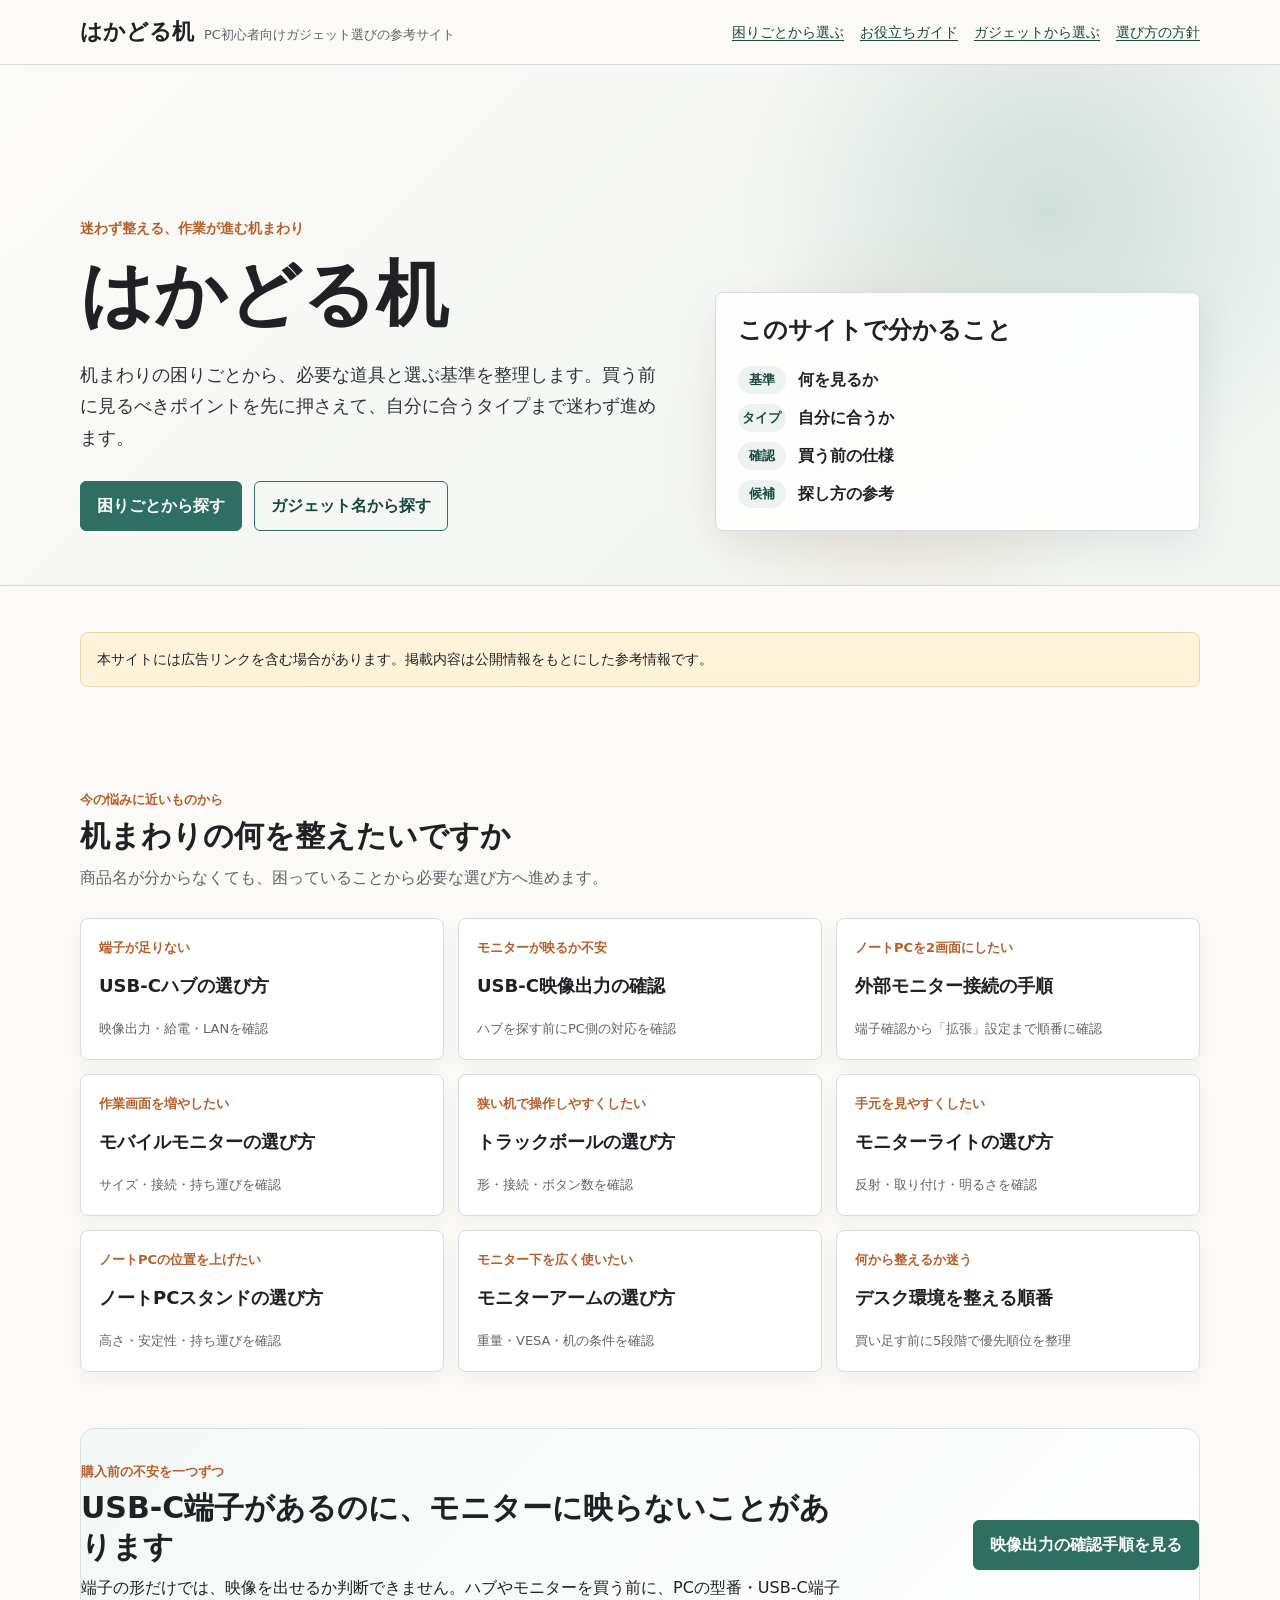
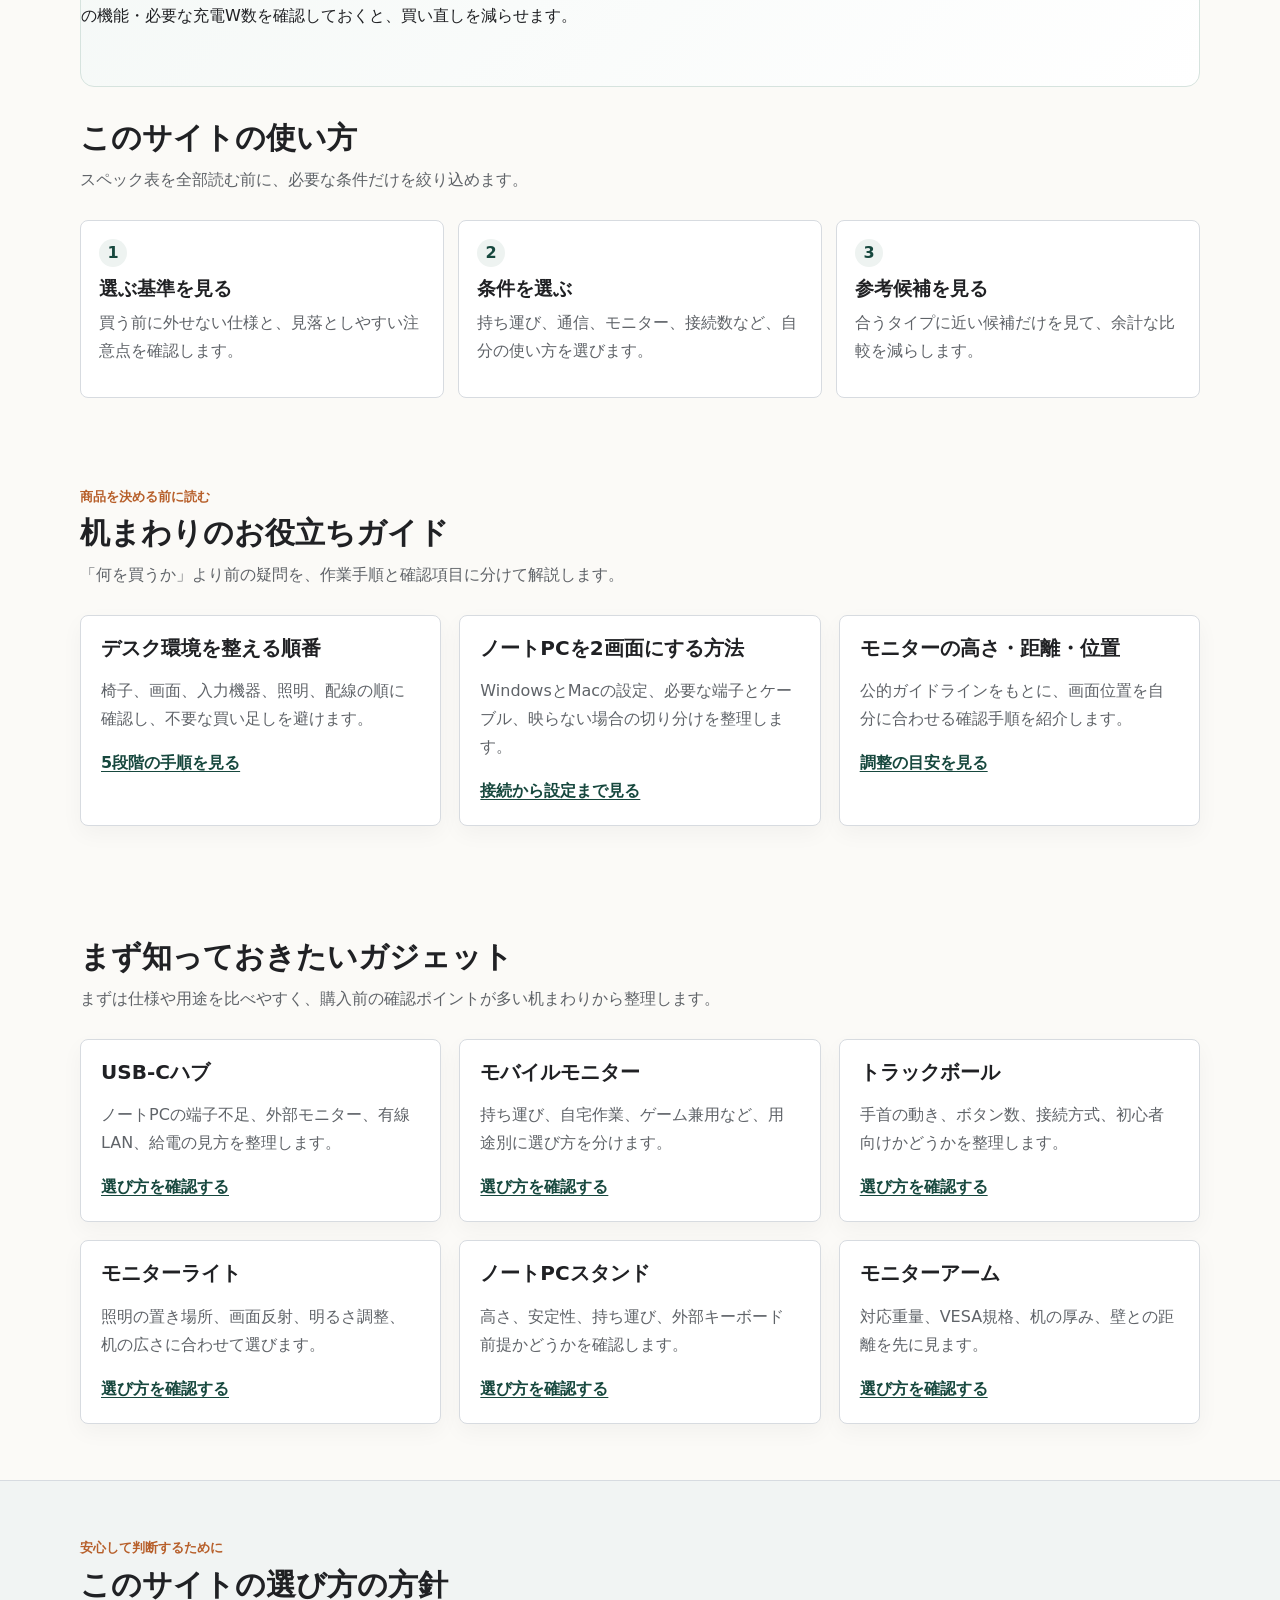
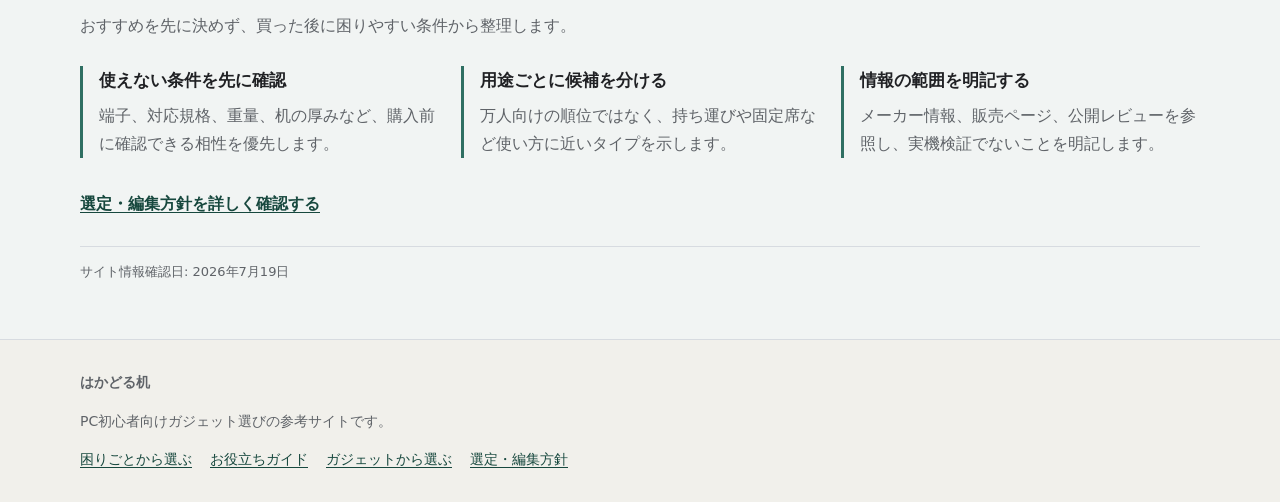
<file: index.html>
<!doctype html>
<html lang="ja">
<head>
  <meta charset="utf-8">
  <meta name="viewport" content="width=device-width, initial-scale=1">
  <title>はかどる机｜デスク環境・作業効率グッズの比較と選び方</title>
  <meta name="description" content="PC初心者向けに、机まわりの困りごとからUSB-Cハブ、モニター、スタンドなどの選び方を整理。購入前の注意点と自分に合うタイプを確認できます。">
  <link rel="canonical" href="https://0128kad-commits.github.io/PC-Support/">
  <meta property="og:locale" content="ja_JP">
  <meta property="og:type" content="website">
  <meta property="og:site_name" content="はかどる机">
  <meta property="og:title" content="はかどる机｜デスク環境・作業効率グッズの比較と選び方">
  <meta property="og:description" content="PC初心者向けに、机まわりの困りごとから選ぶ基準と購入前の注意点を整理します。">
  <meta property="og:url" content="https://0128kad-commits.github.io/PC-Support/">
  <meta name="twitter:card" content="summary">
  <script type="application/ld+json">
  {
    "@context": "https://schema.org",
    "@type": "WebSite",
    "name": "はかどる机",
    "url": "https://0128kad-commits.github.io/PC-Support/",
    "description": "PC初心者向けにデスク環境・作業効率グッズの選び方を整理する参考サイトです。",
    "inLanguage": "ja"
  }
  </script>
  <link rel="stylesheet" href="styles.css?v=20260719-2">
</head>
<body>
  <a class="skip-link" href="#main-content">本文へ移動</a>
  <header class="site-header">
    <div class="header-inner">
      <a class="brand" href="index.html">
        <span class="brand-mark">はかどる机</span>
        <span class="brand-note">PC初心者向けガジェット選びの参考サイト</span>
      </a>
      <nav class="nav" aria-label="主要ナビゲーション">
        <a href="#needs">困りごとから選ぶ</a>
        <a href="#how-to-guides">お役立ちガイド</a>
        <a href="#categories">ガジェットから選ぶ</a>
        <a href="#policy">選び方の方針</a>
      </nav>
    </div>
  </header>

  <main id="main-content">
    <section class="hero">
      <div class="hero-inner">
        <div>
          <p class="eyebrow">迷わず整える、作業が進む机まわり</p>
          <h1>はかどる机</h1>
          <p class="lead">机まわりの困りごとから、必要な道具と選ぶ基準を整理します。買う前に見るべきポイントを先に押さえて、自分に合うタイプまで迷わず進めます。</p>
          <div class="hero-actions">
            <a class="button" href="#needs">困りごとから探す</a>
            <a class="button secondary" href="#categories">ガジェット名から探す</a>
          </div>
        </div>
        <aside class="hero-panel">
          <h2>このサイトで分かること</h2>
          <div class="hero-signals">
            <span>基準</span>
            <strong>何を見るか</strong>
            <span>タイプ</span>
            <strong>自分に合うか</strong>
            <span>確認</span>
            <strong>買う前の仕様</strong>
            <span>候補</span>
            <strong>探し方の参考</strong>
          </div>
        </aside>
      </div>
    </section>

    <section class="section compact">
      <p class="notice">本サイトには広告リンクを含む場合があります。掲載内容は公開情報をもとにした参考情報です。</p>
    </section>

    <section class="section compact" id="needs">
      <div class="section-title">
        <p class="section-kicker">今の悩みに近いものから</p>
        <h2>机まわりの何を整えたいですか</h2>
        <p>商品名が分からなくても、困っていることから必要な選び方へ進めます。</p>
      </div>
      <div class="needs-grid">
        <a class="need-link" href="usb-c-hub.html">
          <span>端子が足りない</span>
          <strong>USB-Cハブの選び方</strong>
          <small>映像出力・給電・LANを確認</small>
        </a>
        <a class="need-link need-link-featured" href="usb-c-display-output.html">
          <span>モニターが映るか不安</span>
          <strong>USB-C映像出力の確認</strong>
          <small>ハブを探す前にPC側の対応を確認</small>
        </a>
        <a class="need-link" href="laptop-dual-monitor.html">
          <span>ノートPCを2画面にしたい</span>
          <strong>外部モニター接続の手順</strong>
          <small>端子確認から「拡張」設定まで順番に確認</small>
        </a>
        <a class="need-link" href="mobile-monitor.html">
          <span>作業画面を増やしたい</span>
          <strong>モバイルモニターの選び方</strong>
          <small>サイズ・接続・持ち運びを確認</small>
        </a>
        <a class="need-link" href="trackball.html">
          <span>狭い机で操作しやすくしたい</span>
          <strong>トラックボールの選び方</strong>
          <small>形・接続・ボタン数を確認</small>
        </a>
        <a class="need-link" href="monitor-light.html">
          <span>手元を見やすくしたい</span>
          <strong>モニターライトの選び方</strong>
          <small>反射・取り付け・明るさを確認</small>
        </a>
        <a class="need-link" href="laptop-stand.html">
          <span>ノートPCの位置を上げたい</span>
          <strong>ノートPCスタンドの選び方</strong>
          <small>高さ・安定性・持ち運びを確認</small>
        </a>
        <a class="need-link" href="monitor-arm.html">
          <span>モニター下を広く使いたい</span>
          <strong>モニターアームの選び方</strong>
          <small>重量・VESA・机の条件を確認</small>
        </a>
        <a class="need-link" href="desk-setup-order.html">
          <span>何から整えるか迷う</span>
          <strong>デスク環境を整える順番</strong>
          <small>買い足す前に5段階で優先順位を整理</small>
        </a>
      </div>
    </section>

    <section class="section compact start-here" aria-labelledby="start-here-title">
      <div class="start-here-copy">
        <p class="section-kicker">購入前の不安を一つずつ</p>
        <h2 id="start-here-title">USB-C端子があるのに、モニターに映らないことがあります</h2>
        <p>端子の形だけでは、映像を出せるか判断できません。ハブやモニターを買う前に、PCの型番・USB-C端子の機能・必要な充電W数を確認しておくと、買い直しを減らせます。</p>
      </div>
      <a class="button" href="usb-c-display-output.html">映像出力の確認手順を見る</a>
    </section>

    <section class="section compact" id="guide">
      <div class="section-title">
        <h2>このサイトの使い方</h2>
        <p>スペック表を全部読む前に、必要な条件だけを絞り込めます。</p>
      </div>
      <div class="guide-grid">
        <article class="guide-card">
          <span class="label">1</span>
          <h3>選ぶ基準を見る</h3>
          <p>買う前に外せない仕様と、見落としやすい注意点を確認します。</p>
        </article>
        <article class="guide-card">
          <span class="label">2</span>
          <h3>条件を選ぶ</h3>
          <p>持ち運び、通信、モニター、接続数など、自分の使い方を選びます。</p>
        </article>
        <article class="guide-card">
          <span class="label">3</span>
          <h3>参考候補を見る</h3>
          <p>合うタイプに近い候補だけを見て、余計な比較を減らします。</p>
        </article>
      </div>
    </section>

    <section class="section compact" id="how-to-guides">
      <div class="section-title">
        <p class="section-kicker">商品を決める前に読む</p>
        <h2>机まわりのお役立ちガイド</h2>
        <p>「何を買うか」より前の疑問を、作業手順と確認項目に分けて解説します。</p>
      </div>
      <div class="grid">
        <article class="card">
          <h3>デスク環境を整える順番</h3>
          <p>椅子、画面、入力機器、照明、配線の順に確認し、不要な買い足しを避けます。</p>
          <a href="desk-setup-order.html">5段階の手順を見る</a>
        </article>
        <article class="card">
          <h3>ノートPCを2画面にする方法</h3>
          <p>WindowsとMacの設定、必要な端子とケーブル、映らない場合の切り分けを整理します。</p>
          <a href="laptop-dual-monitor.html">接続から設定まで見る</a>
        </article>
        <article class="card">
          <h3>モニターの高さ・距離・位置</h3>
          <p>公的ガイドラインをもとに、画面位置を自分に合わせる確認手順を紹介します。</p>
          <a href="monitor-position-guide.html">調整の目安を見る</a>
        </article>
      </div>
    </section>

    <section class="section" id="categories">
      <div class="section-title">
        <h2>まず知っておきたいガジェット</h2>
        <p>まずは仕様や用途を比べやすく、購入前の確認ポイントが多い机まわりから整理します。</p>
      </div>
      <div class="grid">
        <article class="card">
          <h3>USB-Cハブ</h3>
          <p>ノートPCの端子不足、外部モニター、有線LAN、給電の見方を整理します。</p>
          <a href="usb-c-hub.html">選び方を確認する</a>
        </article>
        <article class="card">
          <h3>モバイルモニター</h3>
          <p>持ち運び、自宅作業、ゲーム兼用など、用途別に選び方を分けます。</p>
          <a href="mobile-monitor.html">選び方を確認する</a>
        </article>
        <article class="card">
          <h3>トラックボール</h3>
          <p>手首の動き、ボタン数、接続方式、初心者向けかどうかを整理します。</p>
          <a href="trackball.html">選び方を確認する</a>
        </article>
        <article class="card">
          <h3>モニターライト</h3>
          <p>照明の置き場所、画面反射、明るさ調整、机の広さに合わせて選びます。</p>
          <a href="monitor-light.html">選び方を確認する</a>
        </article>
        <article class="card">
          <h3>ノートPCスタンド</h3>
          <p>高さ、安定性、持ち運び、外部キーボード前提かどうかを確認します。</p>
          <a href="laptop-stand.html">選び方を確認する</a>
        </article>
        <article class="card">
          <h3>モニターアーム</h3>
          <p>対応重量、VESA規格、机の厚み、壁との距離を先に見ます。</p>
          <a href="monitor-arm.html">選び方を確認する</a>
        </article>
      </div>
    </section>

    <section class="policy-band" id="policy">
      <div class="section policy-inner">
        <div class="section-title">
          <p class="section-kicker">安心して判断するために</p>
          <h2>このサイトの選び方の方針</h2>
          <p>おすすめを先に決めず、買った後に困りやすい条件から整理します。</p>
        </div>
        <div class="policy-grid">
          <article>
            <strong>使えない条件を先に確認</strong>
            <p>端子、対応規格、重量、机の厚みなど、購入前に確認できる相性を優先します。</p>
          </article>
          <article>
            <strong>用途ごとに候補を分ける</strong>
            <p>万人向けの順位ではなく、持ち運びや固定席など使い方に近いタイプを示します。</p>
          </article>
          <article>
            <strong>情報の範囲を明記する</strong>
            <p>メーカー情報、販売ページ、公開レビューを参照し、実機検証でないことを明記します。</p>
          </article>
        </div>
        <p><a class="policy-detail-link" href="editorial-policy.html">選定・編集方針を詳しく確認する</a></p>
        <p class="policy-date">サイト情報確認日: 2026年7月19日</p>
      </div>
    </section>

  </main>

  <footer class="site-footer">
    <div class="footer-inner">
      <strong>はかどる机</strong>
      <p>PC初心者向けガジェット選びの参考サイトです。</p>
      <div class="footer-links">
        <a href="#needs">困りごとから選ぶ</a>
        <a href="#how-to-guides">お役立ちガイド</a>
        <a href="#categories">ガジェットから選ぶ</a>
        <a href="editorial-policy.html">選定・編集方針</a>
      </div>
    </div>
  </footer>
</body>
</html>
</file>
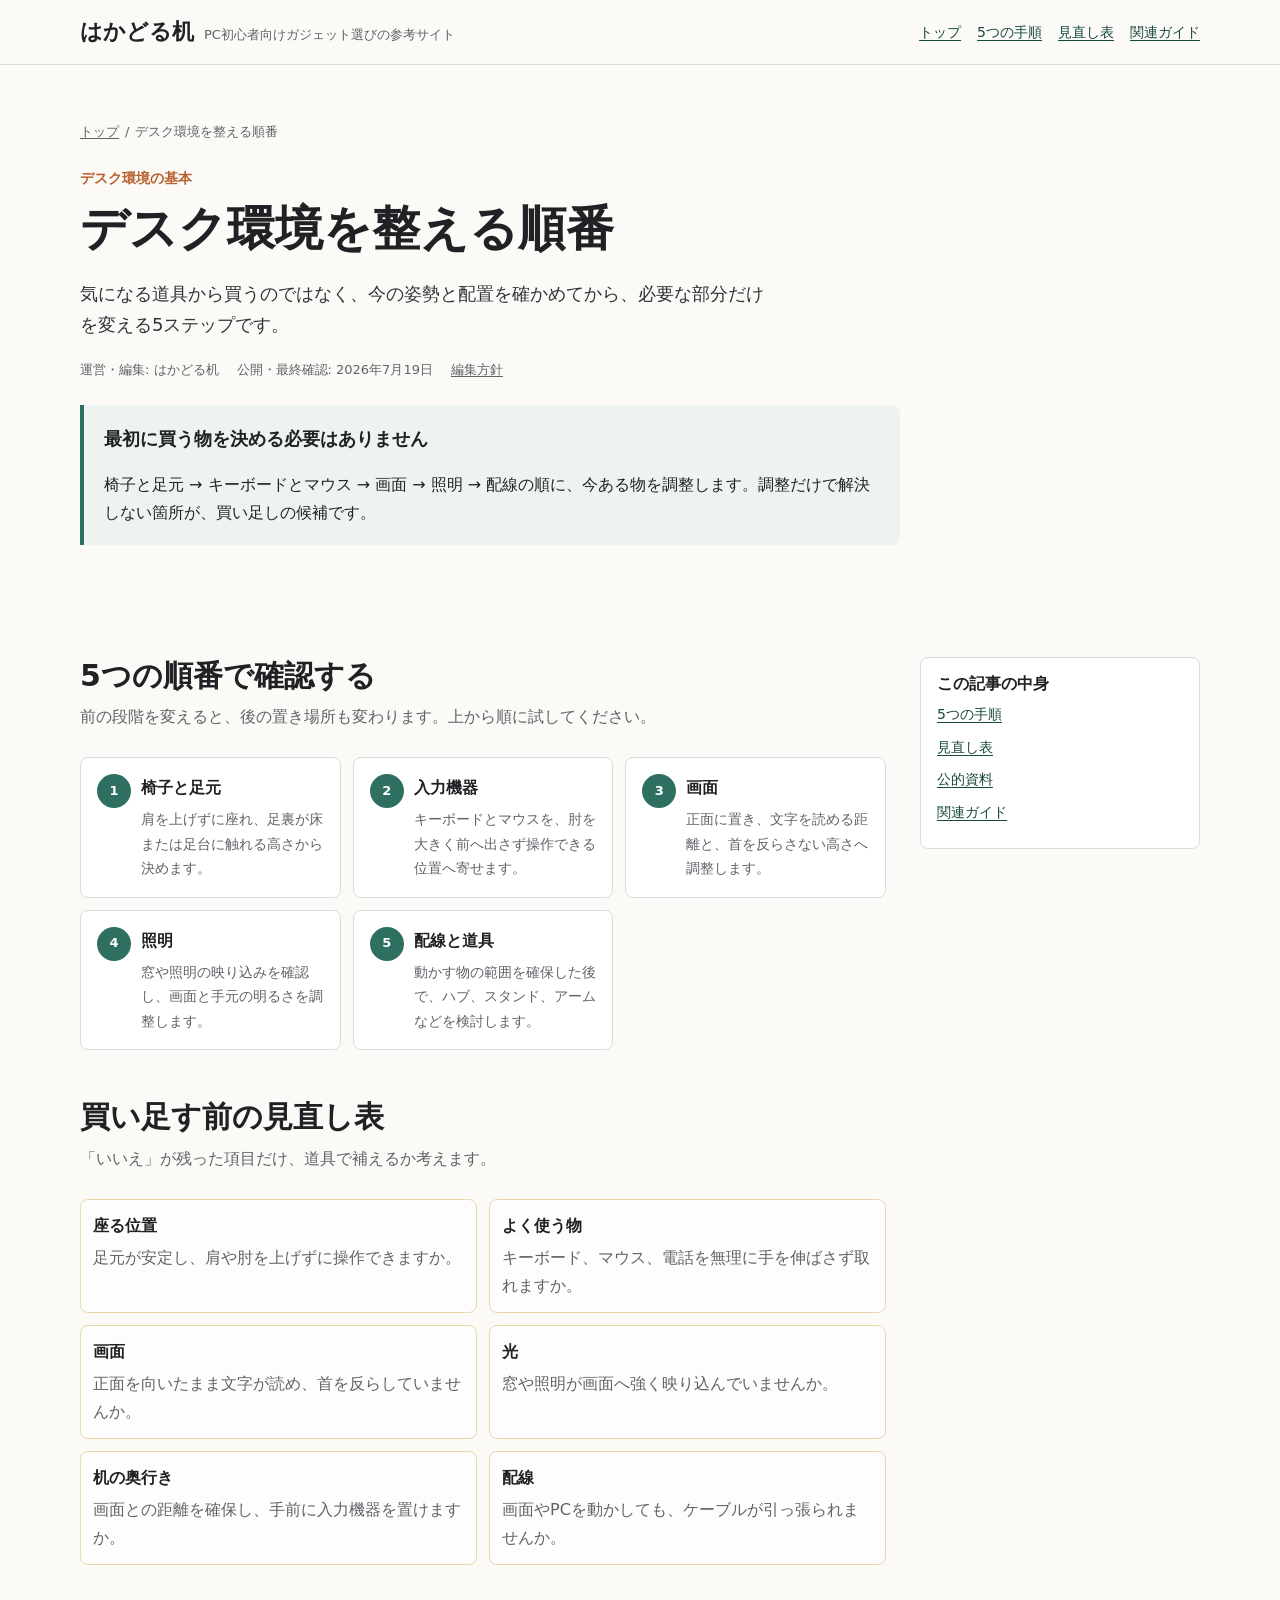
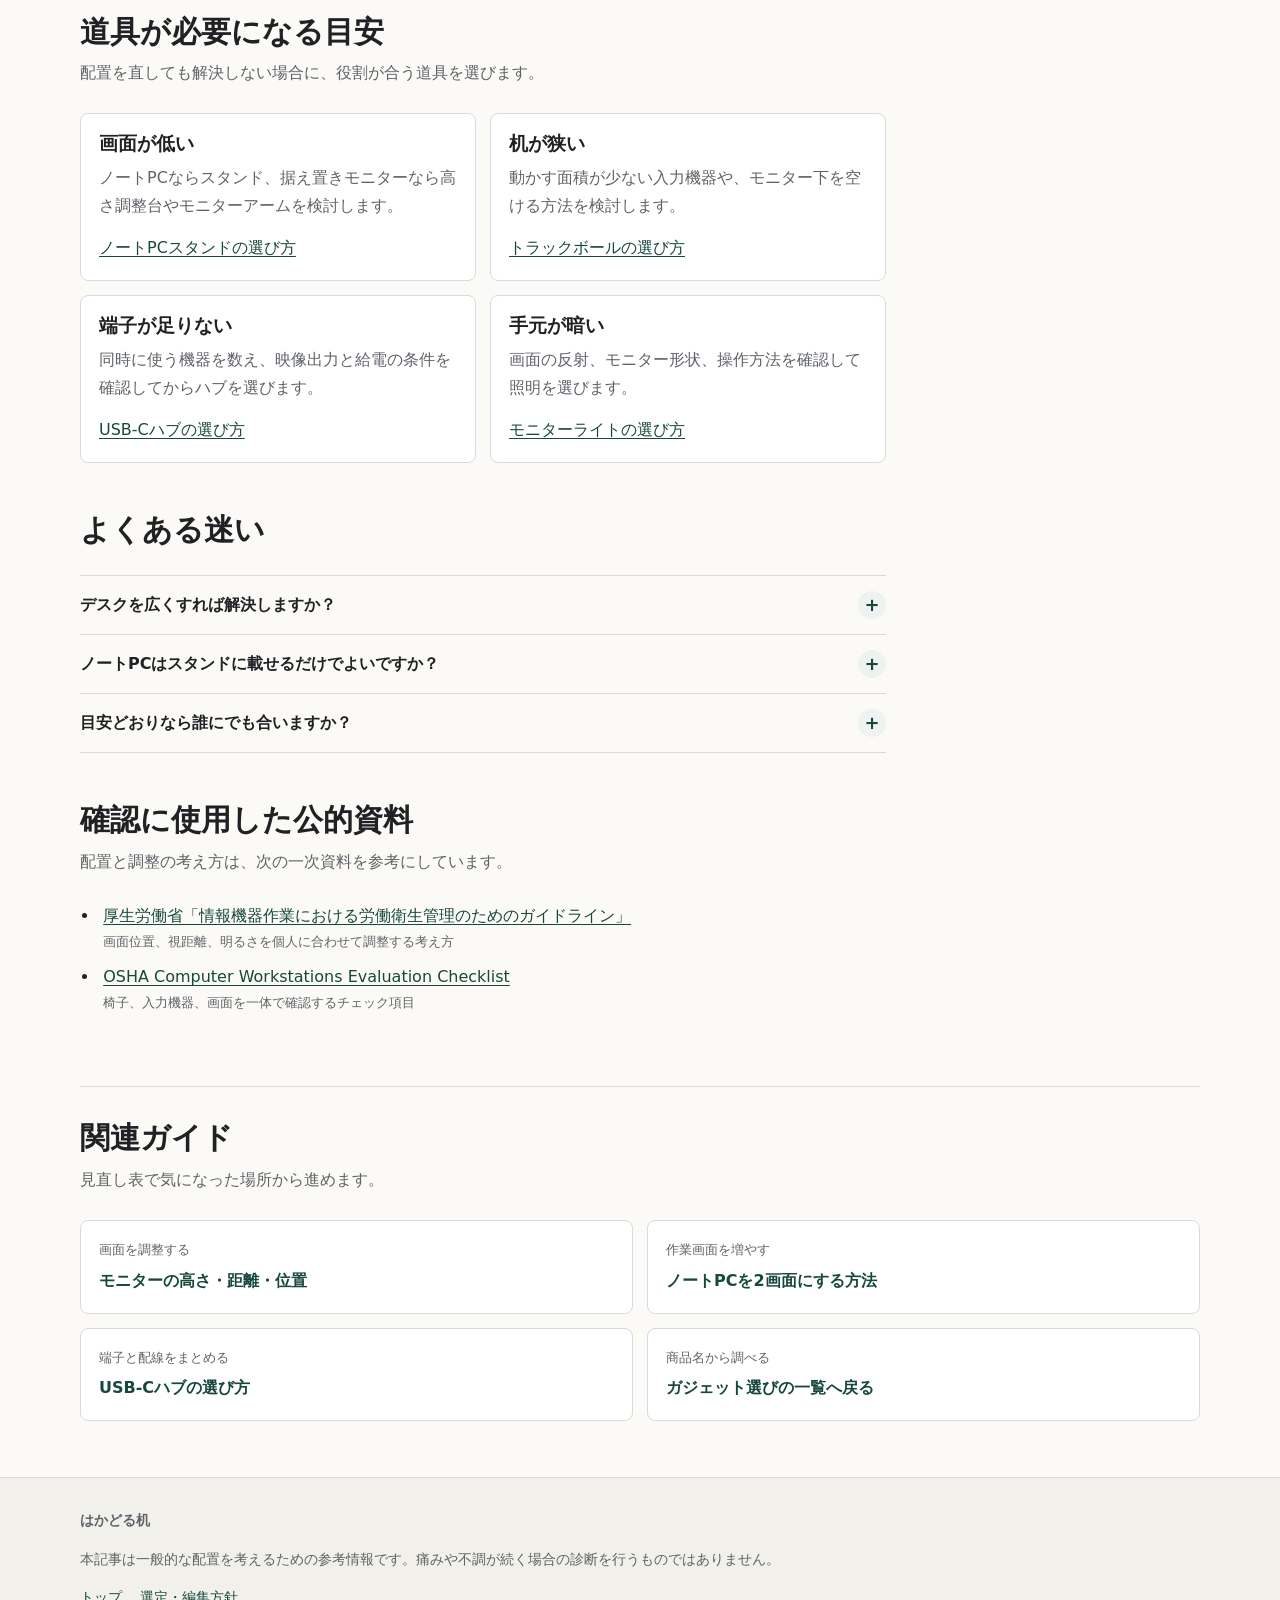
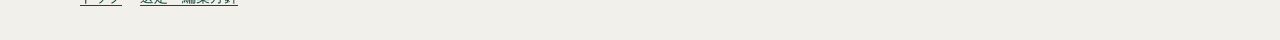
<file: desk-setup-order.html>
<!doctype html>
<html lang="ja">
<head>
  <meta charset="utf-8">
  <meta name="viewport" content="width=device-width, initial-scale=1">
  <title>デスク環境を整える順番｜買い足す前に確認する5ステップ</title>
  <meta name="description" content="デスク環境を何から整えるか迷う人向けに、椅子、入力機器、画面、照明、配線を見直す順番を5ステップで解説します。">
  <link rel="canonical" href="https://0128kad-commits.github.io/PC-Support/desk-setup-order.html">
  <meta property="og:locale" content="ja_JP">
  <meta property="og:type" content="article">
  <meta property="og:site_name" content="はかどる机">
  <meta property="og:title" content="デスク環境を整える順番｜買い足す前に確認する5ステップ">
  <meta property="og:description" content="椅子、入力機器、画面、照明、配線の順に確認し、必要な改善だけを選びます。">
  <meta property="og:url" content="https://0128kad-commits.github.io/PC-Support/desk-setup-order.html">
  <meta name="twitter:card" content="summary">
  <script type="application/ld+json">
  {"@context":"https://schema.org","@graph":[{"@type":"Article","headline":"デスク環境を整える順番｜買い足す前に確認する5ステップ","description":"デスク環境を何から整えるか迷う人向けに、椅子、入力機器、画面、照明、配線を見直す順番を解説します。","datePublished":"2026-07-19","dateModified":"2026-07-19","inLanguage":"ja","mainEntityOfPage":"https://0128kad-commits.github.io/PC-Support/desk-setup-order.html","author":{"@type":"Organization","name":"はかどる机","url":"https://0128kad-commits.github.io/PC-Support/editorial-policy.html"},"publisher":{"@type":"Organization","name":"はかどる机"}},{"@type":"BreadcrumbList","itemListElement":[{"@type":"ListItem","position":1,"name":"トップ","item":"https://0128kad-commits.github.io/PC-Support/"},{"@type":"ListItem","position":2,"name":"デスク環境を整える順番","item":"https://0128kad-commits.github.io/PC-Support/desk-setup-order.html"}]}]}
  </script>
  <link rel="stylesheet" href="styles.css?v=20260719-2">
</head>
<body>
  <a class="skip-link" href="#main-content">本文へ移動</a>
  <header class="site-header">
    <div class="header-inner">
      <a class="brand" href="index.html"><span class="brand-mark">はかどる机</span><span class="brand-note">PC初心者向けガジェット選びの参考サイト</span></a>
      <nav class="nav" aria-label="主要ナビゲーション">
        <a href="index.html">トップ</a>
        <a href="#five-steps">5つの手順</a>
        <a href="#checklist">見直し表</a>
        <a href="#related">関連ガイド</a>
      </nav>
    </div>
  </header>

  <main id="main-content">
    <section class="section">
      <nav class="breadcrumbs" aria-label="パンくずリスト"><a href="index.html">トップ</a><span aria-hidden="true">/</span><span>デスク環境を整える順番</span></nav>
      <p class="eyebrow">デスク環境の基本</p>
      <h1>デスク環境を整える順番</h1>
      <p class="lead">気になる道具から買うのではなく、今の姿勢と配置を確かめてから、必要な部分だけを変える5ステップです。</p>
      <div class="article-meta"><span>運営・編集: はかどる机</span><span>公開・最終確認: 2026年7月19日</span><a href="editorial-policy.html">編集方針</a></div>
      <div class="key-answer">
        <strong>最初に買う物を決める必要はありません</strong>
        <p>椅子と足元 → キーボードとマウス → 画面 → 照明 → 配線の順に、今ある物を調整します。調整だけで解決しない箇所が、買い足しの候補です。</p>
      </div>
    </section>

    <section class="section compact">
      <div class="article-layout">
        <article>
          <section id="five-steps">
            <div class="section-title"><h2>5つの順番で確認する</h2><p>前の段階を変えると、後の置き場所も変わります。上から順に試してください。</p></div>
            <ol class="verification-steps">
              <li><span>1</span><div><strong>椅子と足元</strong><p>肩を上げずに座れ、足裏が床または足台に触れる高さから決めます。</p></div></li>
              <li><span>2</span><div><strong>入力機器</strong><p>キーボードとマウスを、肘を大きく前へ出さず操作できる位置へ寄せます。</p></div></li>
              <li><span>3</span><div><strong>画面</strong><p>正面に置き、文字を読める距離と、首を反らさない高さへ調整します。</p></div></li>
              <li><span>4</span><div><strong>照明</strong><p>窓や照明の映り込みを確認し、画面と手元の明るさを調整します。</p></div></li>
              <li><span>5</span><div><strong>配線と道具</strong><p>動かす物の範囲を確保した後で、ハブ、スタンド、アームなどを検討します。</p></div></li>
            </ol>
          </section>

          <section class="content-block" id="checklist">
            <div class="section-title"><h2>買い足す前の見直し表</h2><p>「いいえ」が残った項目だけ、道具で補えるか考えます。</p></div>
            <div class="check-grid">
              <div><strong>座る位置</strong><p>足元が安定し、肩や肘を上げずに操作できますか。</p></div>
              <div><strong>よく使う物</strong><p>キーボード、マウス、電話を無理に手を伸ばさず取れますか。</p></div>
              <div><strong>画面</strong><p>正面を向いたまま文字が読め、首を反らしていませんか。</p></div>
              <div><strong>光</strong><p>窓や照明が画面へ強く映り込んでいませんか。</p></div>
              <div><strong>机の奥行き</strong><p>画面との距離を確保し、手前に入力機器を置けますか。</p></div>
              <div><strong>配線</strong><p>画面やPCを動かしても、ケーブルが引っ張られませんか。</p></div>
            </div>
          </section>

          <section class="content-block">
            <div class="section-title"><h2>道具が必要になる目安</h2><p>配置を直しても解決しない場合に、役割が合う道具を選びます。</p></div>
            <div class="criteria-grid">
              <article class="criteria-card"><h3>画面が低い</h3><p>ノートPCならスタンド、据え置きモニターなら高さ調整台やモニターアームを検討します。</p><a href="laptop-stand.html">ノートPCスタンドの選び方</a></article>
              <article class="criteria-card"><h3>机が狭い</h3><p>動かす面積が少ない入力機器や、モニター下を空ける方法を検討します。</p><a href="trackball.html">トラックボールの選び方</a></article>
              <article class="criteria-card"><h3>端子が足りない</h3><p>同時に使う機器を数え、映像出力と給電の条件を確認してからハブを選びます。</p><a href="usb-c-hub.html">USB-Cハブの選び方</a></article>
              <article class="criteria-card"><h3>手元が暗い</h3><p>画面の反射、モニター形状、操作方法を確認して照明を選びます。</p><a href="monitor-light.html">モニターライトの選び方</a></article>
            </div>
          </section>

          <section class="content-block faq-section">
            <div class="section-title"><h2>よくある迷い</h2></div>
            <div class="faq-list">
              <details><summary>デスクを広くすれば解決しますか？</summary><p>広さだけでなく、よく使う物が近くにあるか、画面との距離を取れる奥行きがあるかを確認します。まず今の机で配置を試してから判断してください。</p></details>
              <details><summary>ノートPCはスタンドに載せるだけでよいですか？</summary><p>高くすると内蔵キーボードが打ちにくくなることがあります。外部キーボードを置く余地と入力方法も一緒に決めます。</p></details>
              <details><summary>目安どおりなら誰にでも合いますか？</summary><p>体格、視力、作業内容で好ましい位置は変わります。公的資料の数値は開始位置として使い、見やすさと操作しやすさを優先して微調整します。</p></details>
            </div>
          </section>

          <section class="content-block" id="sources">
            <div class="section-title"><h2>確認に使用した公的資料</h2><p>配置と調整の考え方は、次の一次資料を参考にしています。</p></div>
            <ul class="source-list">
              <li><a href="https://www.mhlw.go.jp/web/t_doc?dataId=00tc6314&amp;dataType=1&amp;pageNo=1" target="_blank" rel="noopener">厚生労働省「情報機器作業における労働衛生管理のためのガイドライン」</a><small>画面位置、視距離、明るさを個人に合わせて調整する考え方</small></li>
              <li><a href="https://www.osha.gov/etools/computer-workstations/checklists/evaluation" target="_blank" rel="noopener">OSHA Computer Workstations Evaluation Checklist</a><small>椅子、入力機器、画面を一体で確認するチェック項目</small></li>
            </ul>
          </section>
        </article>

        <aside class="toc" aria-label="記事内ナビゲーション">
          <h2>この記事の中身</h2>
          <a href="#five-steps">5つの手順</a>
          <a href="#checklist">見直し表</a>
          <a href="#sources">公的資料</a>
          <a href="#related">関連ガイド</a>
        </aside>
      </div>
    </section>

    <section class="section compact related-section" id="related" aria-labelledby="related-guides">
          <div class="section-title"><h2 id="related-guides">関連ガイド</h2><p>見直し表で気になった場所から進めます。</p></div>
      <div class="related-grid">
        <a class="related-link" href="monitor-position-guide.html"><span>画面を調整する</span><strong>モニターの高さ・距離・位置</strong></a>
        <a class="related-link" href="laptop-dual-monitor.html"><span>作業画面を増やす</span><strong>ノートPCを2画面にする方法</strong></a>
        <a class="related-link" href="usb-c-hub.html"><span>端子と配線をまとめる</span><strong>USB-Cハブの選び方</strong></a>
        <a class="related-link" href="index.html#categories"><span>商品名から調べる</span><strong>ガジェット選びの一覧へ戻る</strong></a>
      </div>
    </section>
  </main>

  <footer class="site-footer">
    <div class="footer-inner"><strong>はかどる机</strong><p>本記事は一般的な配置を考えるための参考情報です。痛みや不調が続く場合の診断を行うものではありません。</p><div class="footer-links"><a href="index.html">トップ</a><a href="editorial-policy.html">選定・編集方針</a></div></div>
  </footer>
</body>
</html>
</file>
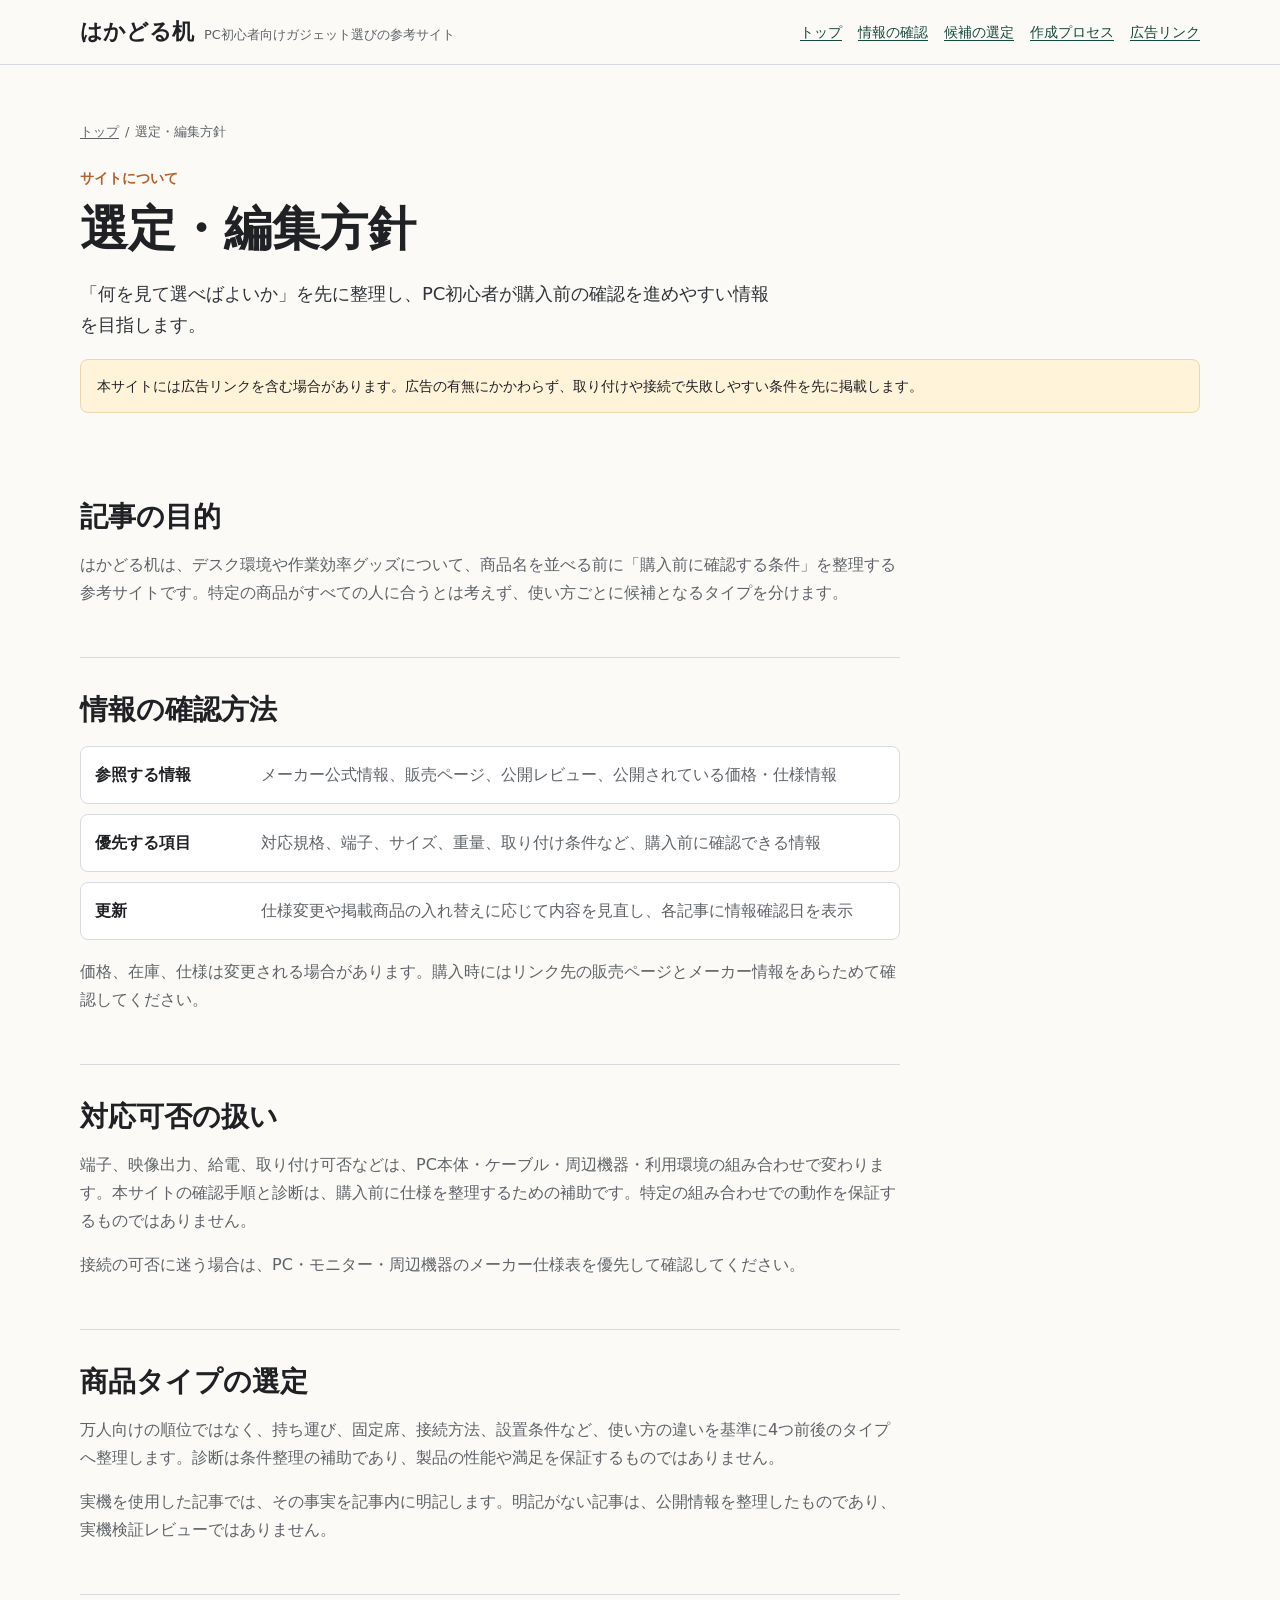
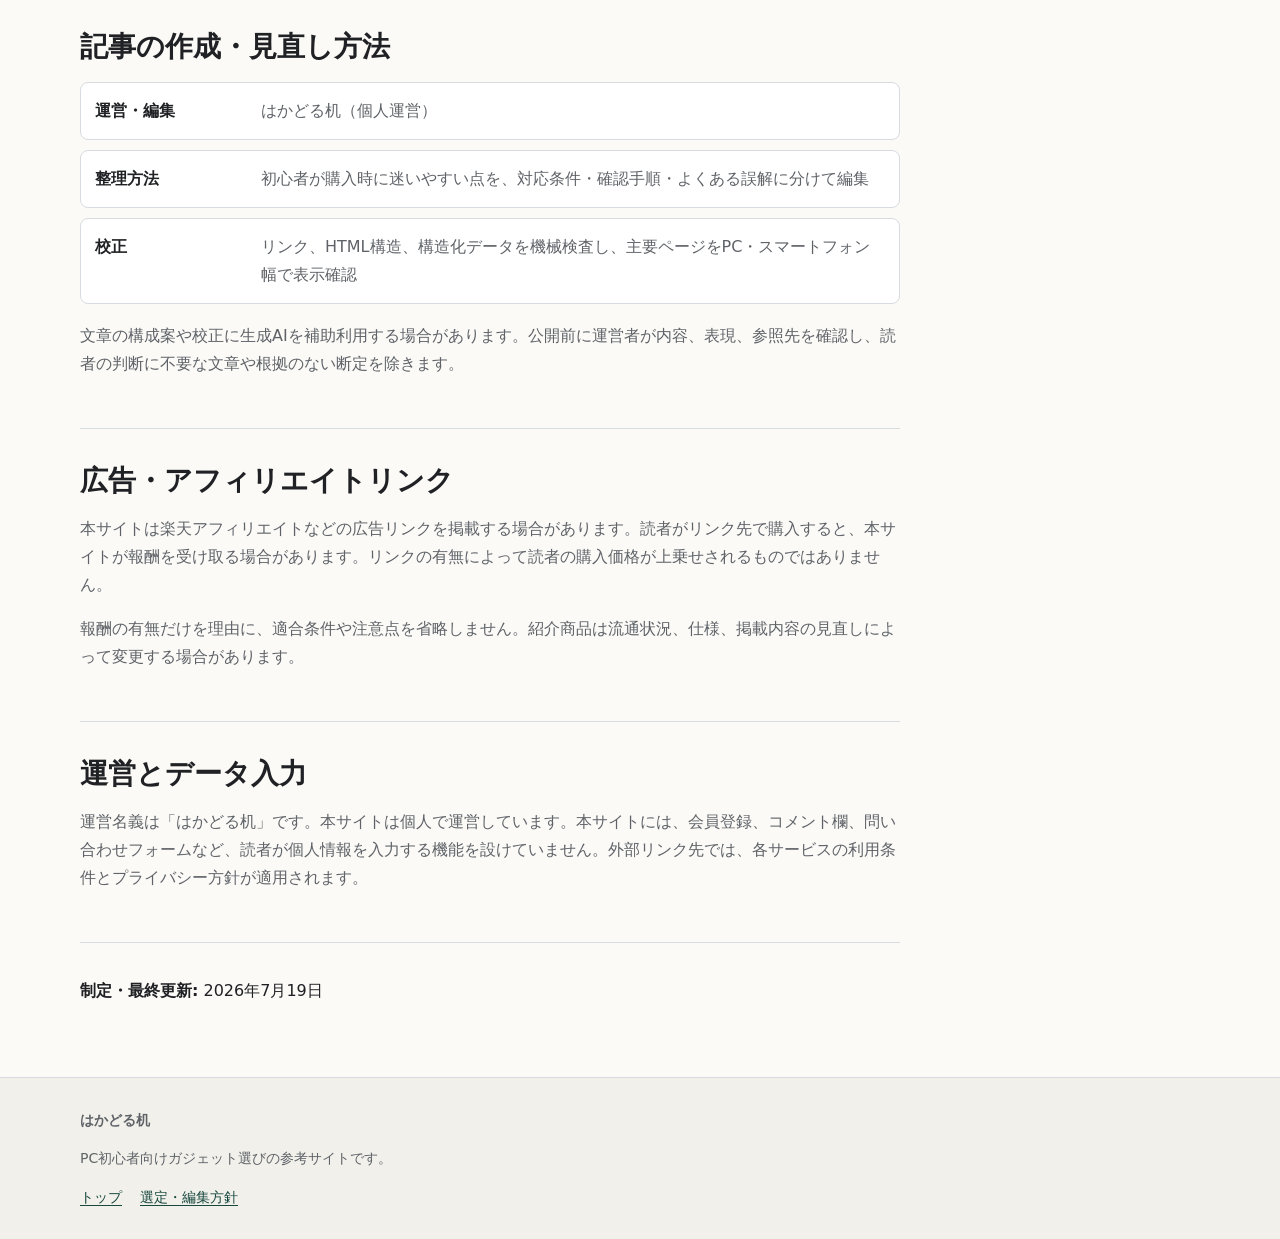
<file: editorial-policy.html>
<!doctype html>
<html lang="ja">
<head>
  <meta charset="utf-8">
  <meta name="viewport" content="width=device-width, initial-scale=1">
  <title>選定・編集方針｜はかどる机</title>
  <meta name="description" content="はかどる机の記事作成、商品タイプの選定、情報確認、広告リンクの取り扱いに関する方針です。">
  <link rel="canonical" href="https://0128kad-commits.github.io/PC-Support/editorial-policy.html">
  <meta property="og:locale" content="ja_JP">
  <meta property="og:type" content="website">
  <meta property="og:site_name" content="はかどる机">
  <meta property="og:title" content="選定・編集方針｜はかどる机">
  <meta property="og:description" content="記事作成、商品タイプの選定、情報確認、広告リンクの取り扱いに関する方針です。">
  <meta property="og:url" content="https://0128kad-commits.github.io/PC-Support/editorial-policy.html">
  <meta name="twitter:card" content="summary">
  <script type="application/ld+json">
  {
    "@context": "https://schema.org",
    "@type": "WebPage",
    "name": "選定・編集方針",
    "url": "https://0128kad-commits.github.io/PC-Support/editorial-policy.html",
    "description": "はかどる机の記事作成、商品タイプの選定、情報確認、広告リンクの取り扱いに関する方針です。",
    "dateModified": "2026-07-19",
    "inLanguage": "ja",
    "isPartOf": {
      "@type": "WebSite",
      "name": "はかどる机",
      "url": "https://0128kad-commits.github.io/PC-Support/"
    }
  }
  </script>
  <link rel="stylesheet" href="styles.css?v=20260719-2">
</head>
<body>
  <a class="skip-link" href="#main-content">本文へ移動</a>
  <header class="site-header">
    <div class="header-inner">
      <a class="brand" href="index.html">
        <span class="brand-mark">はかどる机</span>
        <span class="brand-note">PC初心者向けガジェット選びの参考サイト</span>
      </a>
      <nav class="nav" aria-label="主要ナビゲーション">
        <a href="index.html">トップ</a>
        <a href="#information">情報の確認</a>
        <a href="#selection">候補の選定</a>
        <a href="#process">作成プロセス</a>
        <a href="#affiliate">広告リンク</a>
      </nav>
    </div>
  </header>

  <main id="main-content">
    <section class="section policy-hero">
      <nav class="breadcrumbs" aria-label="パンくずリスト">
        <a href="index.html">トップ</a><span aria-hidden="true">/</span><span>選定・編集方針</span>
      </nav>
      <p class="eyebrow">サイトについて</p>
      <h1>選定・編集方針</h1>
      <p class="lead">「何を見て選べばよいか」を先に整理し、PC初心者が購入前の確認を進めやすい情報を目指します。</p>
      <p class="notice">本サイトには広告リンクを含む場合があります。広告の有無にかかわらず、取り付けや接続で失敗しやすい条件を先に掲載します。</p>
    </section>

    <section class="section compact">
      <div class="policy-document">
        <section id="purpose">
          <h2>記事の目的</h2>
          <p>はかどる机は、デスク環境や作業効率グッズについて、商品名を並べる前に「購入前に確認する条件」を整理する参考サイトです。特定の商品がすべての人に合うとは考えず、使い方ごとに候補となるタイプを分けます。</p>
        </section>

        <section id="information">
          <h2>情報の確認方法</h2>
          <dl class="policy-facts">
            <div><dt>参照する情報</dt><dd>メーカー公式情報、販売ページ、公開レビュー、公開されている価格・仕様情報</dd></div>
            <div><dt>優先する項目</dt><dd>対応規格、端子、サイズ、重量、取り付け条件など、購入前に確認できる情報</dd></div>
            <div><dt>更新</dt><dd>仕様変更や掲載商品の入れ替えに応じて内容を見直し、各記事に情報確認日を表示</dd></div>
          </dl>
          <p>価格、在庫、仕様は変更される場合があります。購入時にはリンク先の販売ページとメーカー情報をあらためて確認してください。</p>
        </section>

        <section id="limits">
          <h2>対応可否の扱い</h2>
          <p>端子、映像出力、給電、取り付け可否などは、PC本体・ケーブル・周辺機器・利用環境の組み合わせで変わります。本サイトの確認手順と診断は、購入前に仕様を整理するための補助です。特定の組み合わせでの動作を保証するものではありません。</p>
          <p>接続の可否に迷う場合は、PC・モニター・周辺機器のメーカー仕様表を優先して確認してください。</p>
        </section>

        <section id="selection">
          <h2>商品タイプの選定</h2>
          <p>万人向けの順位ではなく、持ち運び、固定席、接続方法、設置条件など、使い方の違いを基準に4つ前後のタイプへ整理します。診断は条件整理の補助であり、製品の性能や満足を保証するものではありません。</p>
          <p>実機を使用した記事では、その事実を記事内に明記します。明記がない記事は、公開情報を整理したものであり、実機検証レビューではありません。</p>
        </section>

        <section id="process">
          <h2>記事の作成・見直し方法</h2>
          <dl class="policy-facts">
            <div><dt>運営・編集</dt><dd>はかどる机（個人運営）</dd></div>
            <div><dt>整理方法</dt><dd>初心者が購入時に迷いやすい点を、対応条件・確認手順・よくある誤解に分けて編集</dd></div>
            <div><dt>校正</dt><dd>リンク、HTML構造、構造化データを機械検査し、主要ページをPC・スマートフォン幅で表示確認</dd></div>
          </dl>
          <p>文章の構成案や校正に生成AIを補助利用する場合があります。公開前に運営者が内容、表現、参照先を確認し、読者の判断に不要な文章や根拠のない断定を除きます。</p>
        </section>

        <section id="affiliate">
          <h2>広告・アフィリエイトリンク</h2>
          <p>本サイトは楽天アフィリエイトなどの広告リンクを掲載する場合があります。読者がリンク先で購入すると、本サイトが報酬を受け取る場合があります。リンクの有無によって読者の購入価格が上乗せされるものではありません。</p>
          <p>報酬の有無だけを理由に、適合条件や注意点を省略しません。紹介商品は流通状況、仕様、掲載内容の見直しによって変更する場合があります。</p>
        </section>

        <section id="operation">
          <h2>運営とデータ入力</h2>
          <p>運営名義は「はかどる机」です。本サイトは個人で運営しています。本サイトには、会員登録、コメント欄、問い合わせフォームなど、読者が個人情報を入力する機能を設けていません。外部リンク先では、各サービスの利用条件とプライバシー方針が適用されます。</p>
        </section>

        <p class="policy-updated"><strong>制定・最終更新:</strong> 2026年7月19日</p>
      </div>
    </section>
  </main>

  <footer class="site-footer">
    <div class="footer-inner">
      <strong>はかどる机</strong>
      <p>PC初心者向けガジェット選びの参考サイトです。</p>
      <div class="footer-links"><a href="index.html">トップ</a><a href="editorial-policy.html" aria-current="page">選定・編集方針</a></div>
    </div>
  </footer>
</body>
</html>
</file>
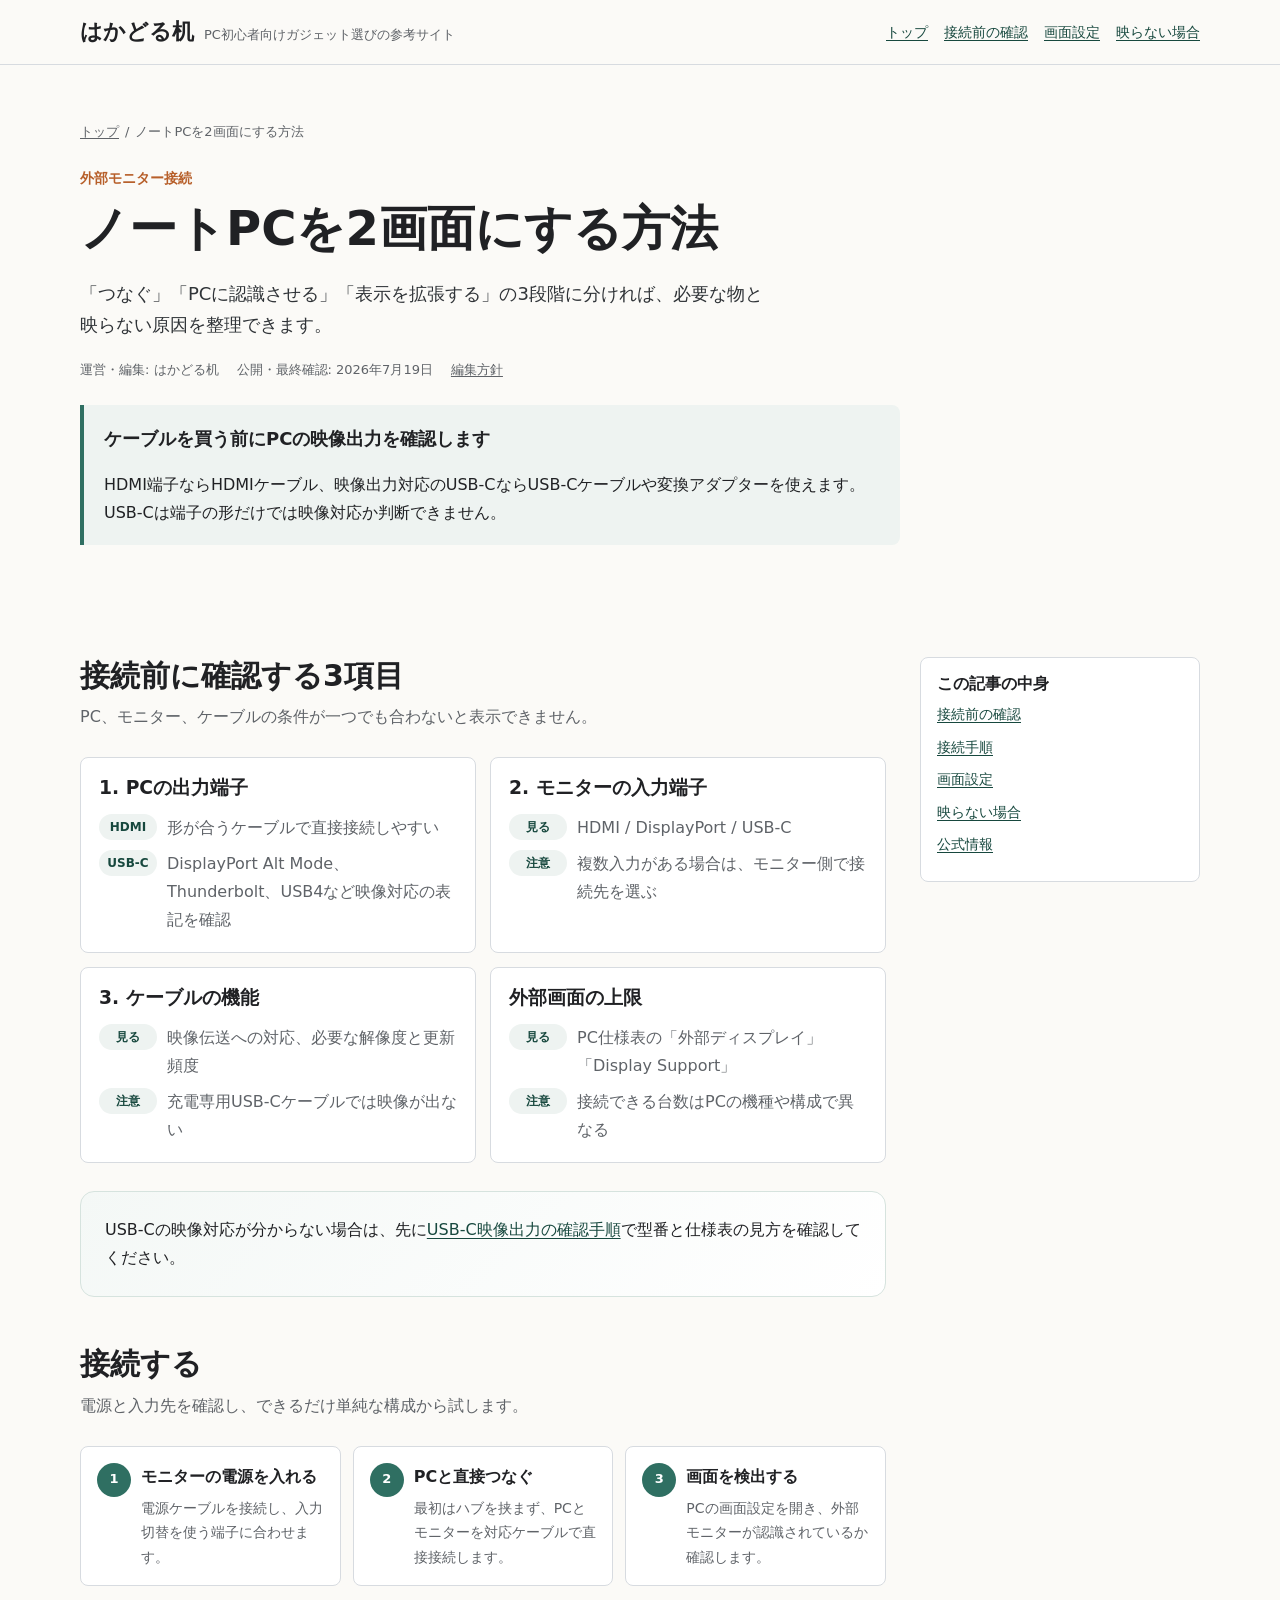
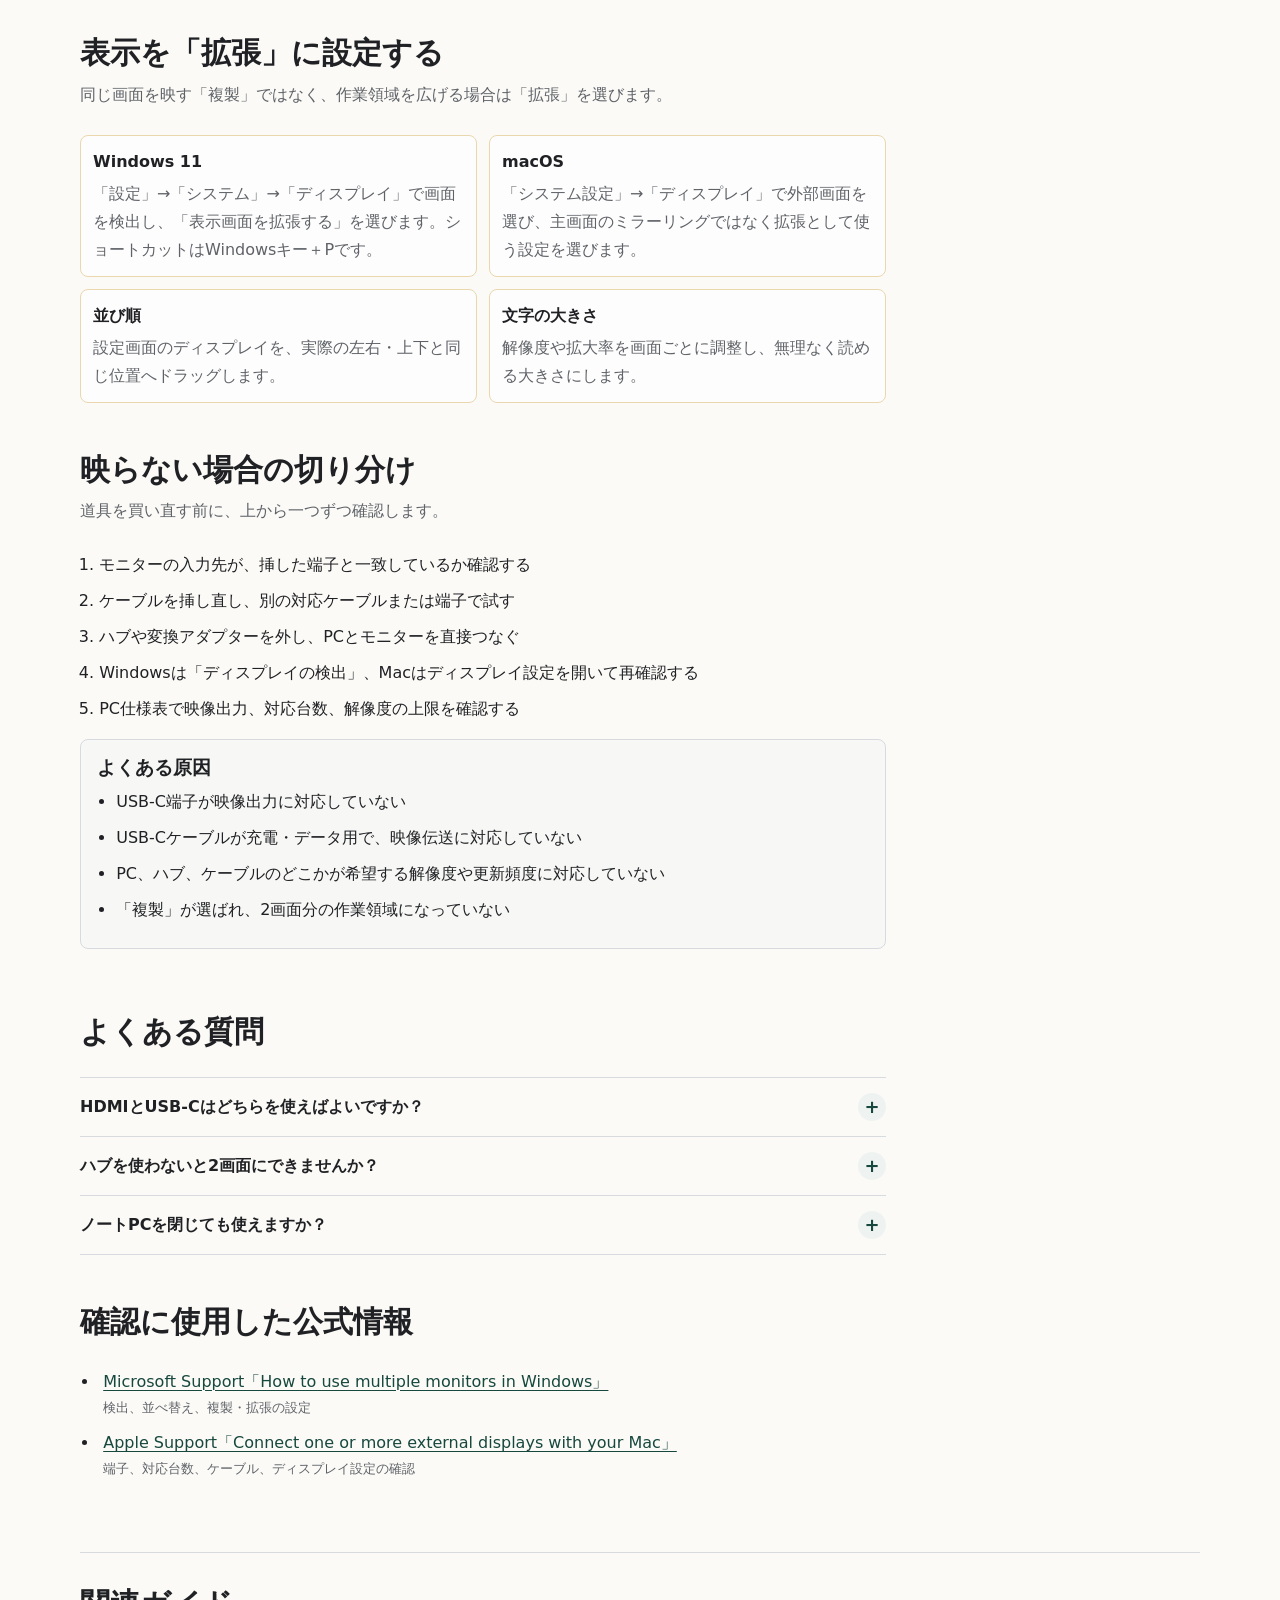
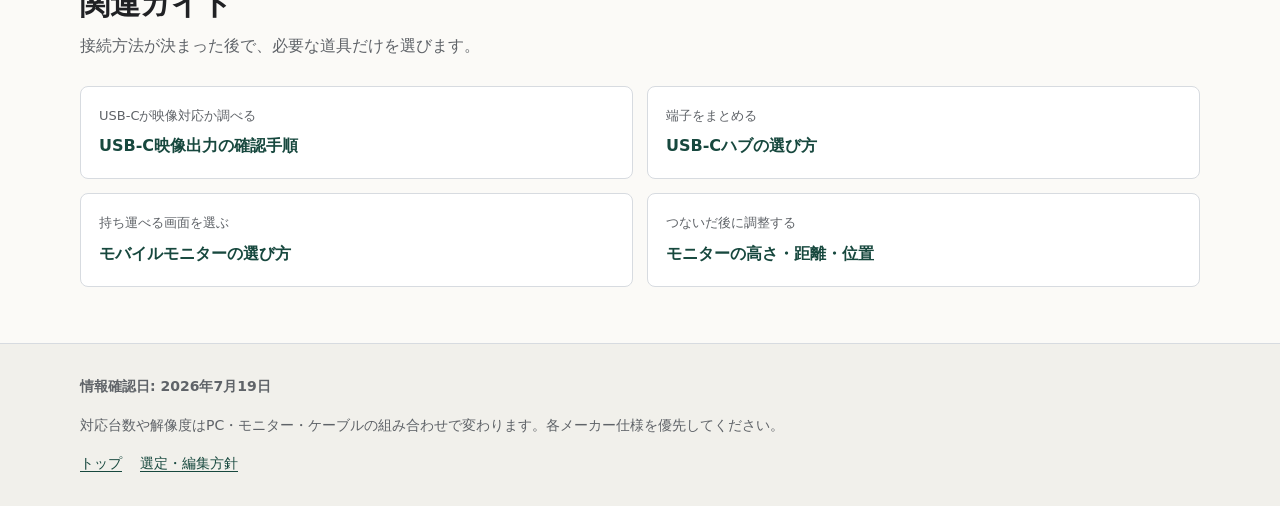
<file: laptop-dual-monitor.html>
<!doctype html>
<html lang="ja">
<head>
  <meta charset="utf-8">
  <meta name="viewport" content="width=device-width, initial-scale=1">
  <title>ノートPCを2画面にする方法｜接続と設定を順番に確認</title>
  <meta name="description" content="ノートPCを外部モニターにつないで2画面にする方法を解説。端子とケーブルの確認、Windows・Macの拡張設定、映らない場合の切り分けまで順番に確認できます。">
  <link rel="canonical" href="https://0128kad-commits.github.io/PC-Support/laptop-dual-monitor.html">
  <meta property="og:locale" content="ja_JP">
  <meta property="og:type" content="article">
  <meta property="og:site_name" content="はかどる机">
  <meta property="og:title" content="ノートPCを2画面にする方法｜接続と設定を順番に確認">
  <meta property="og:description" content="端子の確認からWindows・Macの「拡張」設定まで、2画面化の手順を整理します。">
  <meta property="og:url" content="https://0128kad-commits.github.io/PC-Support/laptop-dual-monitor.html">
  <meta name="twitter:card" content="summary">
  <script type="application/ld+json">
  {"@context":"https://schema.org","@graph":[{"@type":"Article","headline":"ノートPCを2画面にする方法｜接続と設定を順番に確認","description":"端子とケーブルの確認、Windows・Macの拡張設定、映らない場合の切り分けを順番に解説します。","datePublished":"2026-07-19","dateModified":"2026-07-19","inLanguage":"ja","mainEntityOfPage":"https://0128kad-commits.github.io/PC-Support/laptop-dual-monitor.html","author":{"@type":"Organization","name":"はかどる机","url":"https://0128kad-commits.github.io/PC-Support/editorial-policy.html"},"publisher":{"@type":"Organization","name":"はかどる机"}},{"@type":"BreadcrumbList","itemListElement":[{"@type":"ListItem","position":1,"name":"トップ","item":"https://0128kad-commits.github.io/PC-Support/"},{"@type":"ListItem","position":2,"name":"ノートPCを2画面にする方法","item":"https://0128kad-commits.github.io/PC-Support/laptop-dual-monitor.html"}]}]}
  </script>
  <link rel="stylesheet" href="styles.css?v=20260719-2">
</head>
<body>
  <a class="skip-link" href="#main-content">本文へ移動</a>
  <header class="site-header">
    <div class="header-inner">
      <a class="brand" href="index.html"><span class="brand-mark">はかどる机</span><span class="brand-note">PC初心者向けガジェット選びの参考サイト</span></a>
      <nav class="nav" aria-label="主要ナビゲーション"><a href="index.html">トップ</a><a href="#before">接続前の確認</a><a href="#settings">画面設定</a><a href="#trouble">映らない場合</a></nav>
    </div>
  </header>

  <main id="main-content">
    <section class="section">
      <nav class="breadcrumbs" aria-label="パンくずリスト"><a href="index.html">トップ</a><span aria-hidden="true">/</span><span>ノートPCを2画面にする方法</span></nav>
      <p class="eyebrow">外部モニター接続</p>
      <h1>ノートPCを2画面にする方法</h1>
      <p class="lead">「つなぐ」「PCに認識させる」「表示を拡張する」の3段階に分ければ、必要な物と映らない原因を整理できます。</p>
      <div class="article-meta"><span>運営・編集: はかどる机</span><span>公開・最終確認: 2026年7月19日</span><a href="editorial-policy.html">編集方針</a></div>
      <div class="key-answer"><strong>ケーブルを買う前にPCの映像出力を確認します</strong><p>HDMI端子ならHDMIケーブル、映像出力対応のUSB-CならUSB-Cケーブルや変換アダプターを使えます。USB-Cは端子の形だけでは映像対応か判断できません。</p></div>
    </section>

    <section class="section compact">
      <div class="article-layout">
        <article>
          <section id="before">
            <div class="section-title"><h2>接続前に確認する3項目</h2><p>PC、モニター、ケーブルの条件が一つでも合わないと表示できません。</p></div>
            <div class="criteria-grid">
              <article class="criteria-card"><h3>1. PCの出力端子</h3><dl class="signal-list"><div><dt>HDMI</dt><dd>形が合うケーブルで直接接続しやすい</dd></div><div><dt>USB-C</dt><dd>DisplayPort Alt Mode、Thunderbolt、USB4など映像対応の表記を確認</dd></div></dl></article>
              <article class="criteria-card"><h3>2. モニターの入力端子</h3><dl class="signal-list"><div><dt>見る</dt><dd>HDMI / DisplayPort / USB-C</dd></div><div><dt>注意</dt><dd>複数入力がある場合は、モニター側で接続先を選ぶ</dd></div></dl></article>
              <article class="criteria-card"><h3>3. ケーブルの機能</h3><dl class="signal-list"><div><dt>見る</dt><dd>映像伝送への対応、必要な解像度と更新頻度</dd></div><div><dt>注意</dt><dd>充電専用USB-Cケーブルでは映像が出ない</dd></div></dl></article>
              <article class="criteria-card"><h3>外部画面の上限</h3><dl class="signal-list"><div><dt>見る</dt><dd>PC仕様表の「外部ディスプレイ」「Display Support」</dd></div><div><dt>注意</dt><dd>接続できる台数はPCの機種や構成で異なる</dd></div></dl></article>
            </div>
            <p class="preflight-card">USB-Cの映像対応が分からない場合は、先に<a href="usb-c-display-output.html">USB-C映像出力の確認手順</a>で型番と仕様表の見方を確認してください。</p>
          </section>

          <section class="content-block" id="connect">
            <div class="section-title"><h2>接続する</h2><p>電源と入力先を確認し、できるだけ単純な構成から試します。</p></div>
            <ol class="verification-steps">
              <li><span>1</span><div><strong>モニターの電源を入れる</strong><p>電源ケーブルを接続し、入力切替を使う端子に合わせます。</p></div></li>
              <li><span>2</span><div><strong>PCと直接つなぐ</strong><p>最初はハブを挟まず、PCとモニターを対応ケーブルで直接接続します。</p></div></li>
              <li><span>3</span><div><strong>画面を検出する</strong><p>PCの画面設定を開き、外部モニターが認識されているか確認します。</p></div></li>
            </ol>
          </section>

          <section class="content-block" id="settings">
            <div class="section-title"><h2>表示を「拡張」に設定する</h2><p>同じ画面を映す「複製」ではなく、作業領域を広げる場合は「拡張」を選びます。</p></div>
            <div class="check-grid">
              <div><strong>Windows 11</strong><p>「設定」→「システム」→「ディスプレイ」で画面を検出し、「表示画面を拡張する」を選びます。ショートカットはWindowsキー＋Pです。</p></div>
              <div><strong>macOS</strong><p>「システム設定」→「ディスプレイ」で外部画面を選び、主画面のミラーリングではなく拡張として使う設定を選びます。</p></div>
              <div><strong>並び順</strong><p>設定画面のディスプレイを、実際の左右・上下と同じ位置へドラッグします。</p></div>
              <div><strong>文字の大きさ</strong><p>解像度や拡大率を画面ごとに調整し、無理なく読める大きさにします。</p></div>
            </div>
          </section>

          <section class="content-block" id="trouble">
            <div class="section-title"><h2>映らない場合の切り分け</h2><p>道具を買い直す前に、上から一つずつ確認します。</p></div>
            <ol class="check-list">
              <li>モニターの入力先が、挿した端子と一致しているか確認する</li>
              <li>ケーブルを挿し直し、別の対応ケーブルまたは端子で試す</li>
              <li>ハブや変換アダプターを外し、PCとモニターを直接つなぐ</li>
              <li>Windowsは「ディスプレイの検出」、Macはディスプレイ設定を開いて再確認する</li>
              <li>PC仕様表で映像出力、対応台数、解像度の上限を確認する</li>
            </ol>
            <div class="common-mistakes"><h3>よくある原因</h3><ul class="check-list"><li>USB-C端子が映像出力に対応していない</li><li>USB-Cケーブルが充電・データ用で、映像伝送に対応していない</li><li>PC、ハブ、ケーブルのどこかが希望する解像度や更新頻度に対応していない</li><li>「複製」が選ばれ、2画面分の作業領域になっていない</li></ul></div>
          </section>

          <section class="content-block faq-section">
            <div class="section-title"><h2>よくある質問</h2></div>
            <div class="faq-list">
              <details><summary>HDMIとUSB-Cはどちらを使えばよいですか？</summary><p>PCとモニターの両方にHDMIがあれば、まずHDMIで直接接続すると切り分けが簡単です。USB-C一本で映像と給電をまとめたい場合は、双方の映像・給電対応を確認します。</p></details>
              <details><summary>ハブを使わないと2画面にできませんか？</summary><p>PCとモニターに合う端子があれば直接接続できます。端子が足りない場合や、給電・LAN・USB機器もまとめたい場合にハブを検討します。</p></details>
              <details><summary>ノートPCを閉じても使えますか？</summary><p>機種とOSの設定、外部電源、キーボードやマウスの有無など条件があります。PCメーカーの説明を確認し、放熱を妨げない置き方にしてください。</p></details>
            </div>
          </section>

          <section class="content-block" id="sources">
            <div class="section-title"><h2>確認に使用した公式情報</h2></div>
            <ul class="source-list">
              <li><a href="https://support.microsoft.com/en-us/windows/hardware/display-graphics/how-to-use-multiple-monitors-in-windows" target="_blank" rel="noopener">Microsoft Support「How to use multiple monitors in Windows」</a><small>検出、並べ替え、複製・拡張の設定</small></li>
              <li><a href="https://support.apple.com/guide/mac-help/connect-an-external-display-mchl7c7ebe08/mac" target="_blank" rel="noopener">Apple Support「Connect one or more external displays with your Mac」</a><small>端子、対応台数、ケーブル、ディスプレイ設定の確認</small></li>
            </ul>
          </section>
        </article>

        <aside class="toc" aria-label="記事内ナビゲーション"><h2>この記事の中身</h2><a href="#before">接続前の確認</a><a href="#connect">接続手順</a><a href="#settings">画面設定</a><a href="#trouble">映らない場合</a><a href="#sources">公式情報</a></aside>
      </div>
    </section>

    <section class="section compact related-section" aria-labelledby="related-guides">
          <div class="section-title"><h2 id="related-guides">関連ガイド</h2><p>接続方法が決まった後で、必要な道具だけを選びます。</p></div>
      <div class="related-grid">
        <a class="related-link" href="usb-c-display-output.html"><span>USB-Cが映像対応か調べる</span><strong>USB-C映像出力の確認手順</strong></a>
        <a class="related-link" href="usb-c-hub.html"><span>端子をまとめる</span><strong>USB-Cハブの選び方</strong></a>
        <a class="related-link" href="mobile-monitor.html"><span>持ち運べる画面を選ぶ</span><strong>モバイルモニターの選び方</strong></a>
        <a class="related-link" href="monitor-position-guide.html"><span>つないだ後に調整する</span><strong>モニターの高さ・距離・位置</strong></a>
      </div>
    </section>
  </main>

  <footer class="site-footer"><div class="footer-inner"><strong>情報確認日: 2026年7月19日</strong><p>対応台数や解像度はPC・モニター・ケーブルの組み合わせで変わります。各メーカー仕様を優先してください。</p><div class="footer-links"><a href="index.html">トップ</a><a href="editorial-policy.html">選定・編集方針</a></div></div></footer>
</body>
</html>
</file>
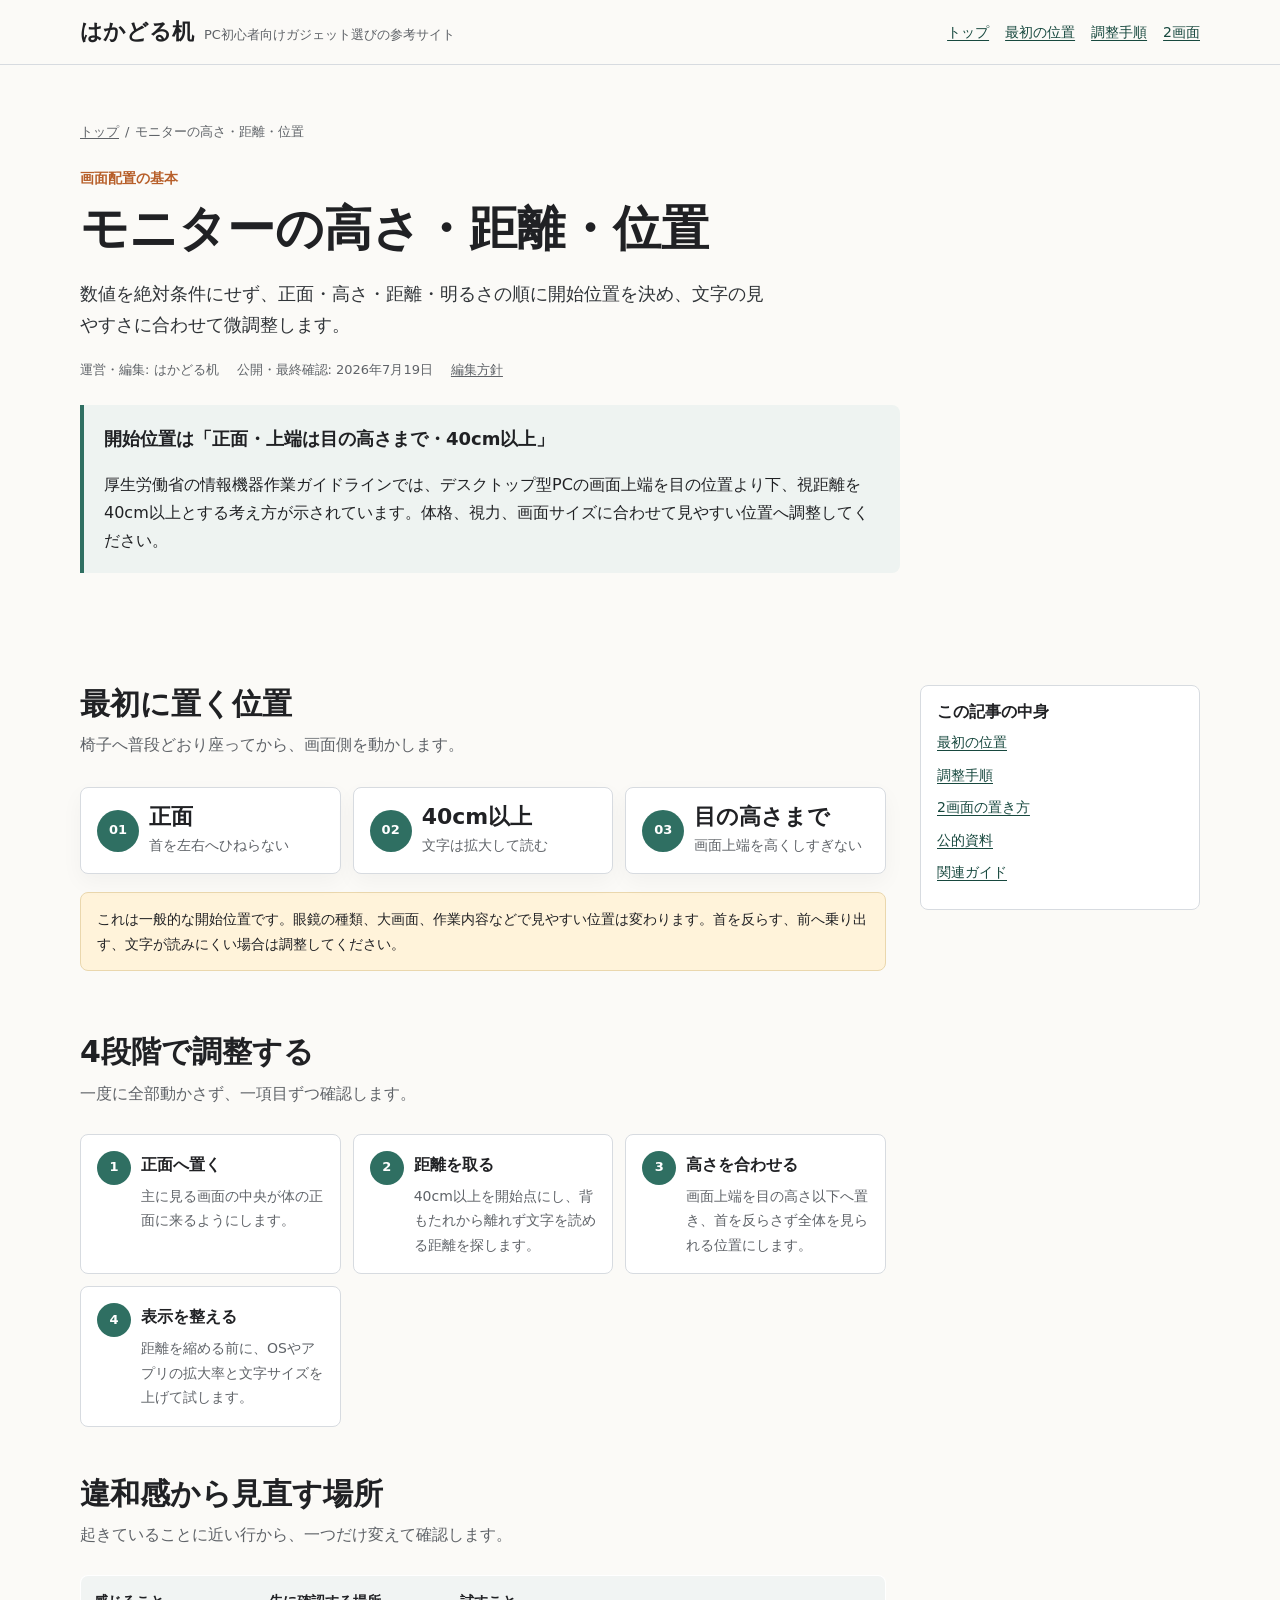
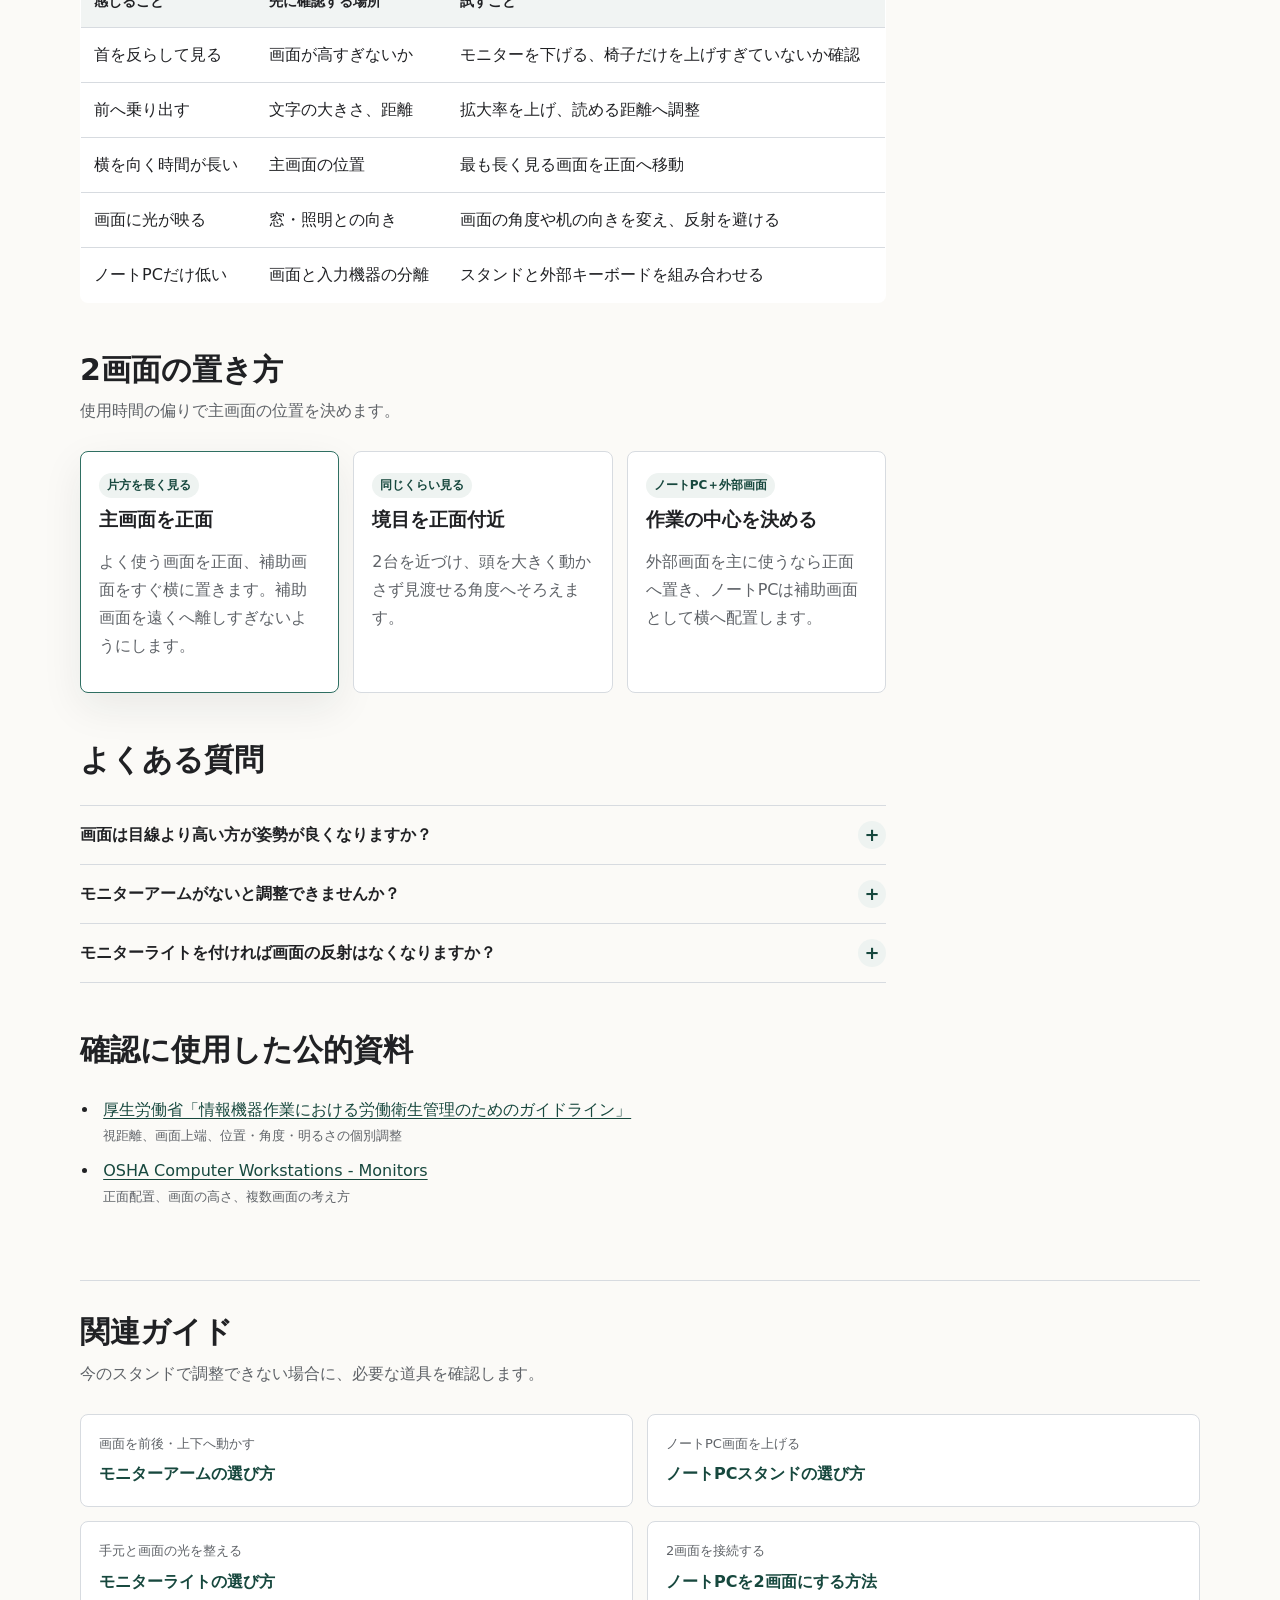
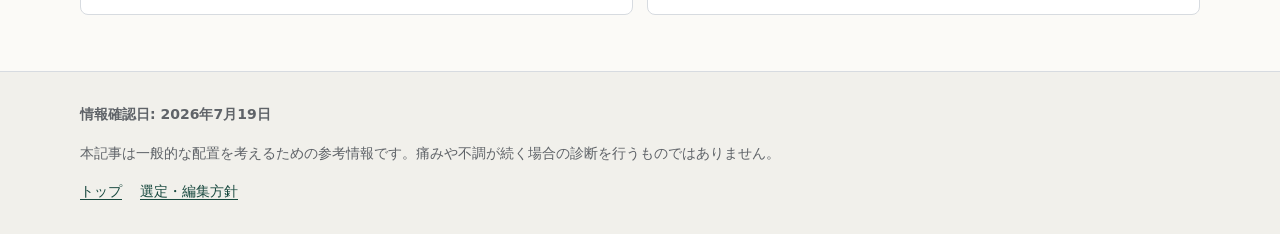
<file: monitor-position-guide.html>
<!doctype html>
<html lang="ja">
<head>
  <meta charset="utf-8">
  <meta name="viewport" content="width=device-width, initial-scale=1">
  <title>モニターの高さ・距離・位置｜見やすく調整するチェック方法</title>
  <meta name="description" content="モニターの高さ・距離・位置を、公的ガイドラインをもとに調整する方法を解説。正面、画面上端、40cm以上の視距離を開始点に、自分に合う位置を確認します。">
  <link rel="canonical" href="https://0128kad-commits.github.io/PC-Support/monitor-position-guide.html">
  <meta property="og:locale" content="ja_JP">
  <meta property="og:type" content="article">
  <meta property="og:site_name" content="はかどる机">
  <meta property="og:title" content="モニターの高さ・距離・位置｜見やすく調整するチェック方法">
  <meta property="og:description" content="画面を正面に置き、高さ・距離・明るさを自分に合わせる手順を整理します。">
  <meta property="og:url" content="https://0128kad-commits.github.io/PC-Support/monitor-position-guide.html">
  <meta name="twitter:card" content="summary">
  <script type="application/ld+json">
  {"@context":"https://schema.org","@graph":[{"@type":"Article","headline":"モニターの高さ・距離・位置｜見やすく調整するチェック方法","description":"モニターの高さ・距離・位置を、公的ガイドラインをもとに調整する方法を解説します。","datePublished":"2026-07-19","dateModified":"2026-07-19","inLanguage":"ja","mainEntityOfPage":"https://0128kad-commits.github.io/PC-Support/monitor-position-guide.html","author":{"@type":"Organization","name":"はかどる机","url":"https://0128kad-commits.github.io/PC-Support/editorial-policy.html"},"publisher":{"@type":"Organization","name":"はかどる机"}},{"@type":"BreadcrumbList","itemListElement":[{"@type":"ListItem","position":1,"name":"トップ","item":"https://0128kad-commits.github.io/PC-Support/"},{"@type":"ListItem","position":2,"name":"モニターの高さ・距離・位置","item":"https://0128kad-commits.github.io/PC-Support/monitor-position-guide.html"}]}]}
  </script>
  <link rel="stylesheet" href="styles.css?v=20260719-2">
</head>
<body>
  <a class="skip-link" href="#main-content">本文へ移動</a>
  <header class="site-header">
    <div class="header-inner">
      <a class="brand" href="index.html"><span class="brand-mark">はかどる机</span><span class="brand-note">PC初心者向けガジェット選びの参考サイト</span></a>
      <nav class="nav" aria-label="主要ナビゲーション"><a href="index.html">トップ</a><a href="#starting-point">最初の位置</a><a href="#adjust">調整手順</a><a href="#two-displays">2画面</a></nav>
    </div>
  </header>

  <main id="main-content">
    <section class="section">
      <nav class="breadcrumbs" aria-label="パンくずリスト"><a href="index.html">トップ</a><span aria-hidden="true">/</span><span>モニターの高さ・距離・位置</span></nav>
      <p class="eyebrow">画面配置の基本</p>
      <h1>モニターの高さ・距離・位置</h1>
      <p class="lead">数値を絶対条件にせず、正面・高さ・距離・明るさの順に開始位置を決め、文字の見やすさに合わせて微調整します。</p>
      <div class="article-meta"><span>運営・編集: はかどる机</span><span>公開・最終確認: 2026年7月19日</span><a href="editorial-policy.html">編集方針</a></div>
      <div class="key-answer"><strong>開始位置は「正面・上端は目の高さまで・40cm以上」</strong><p>厚生労働省の情報機器作業ガイドラインでは、デスクトップ型PCの画面上端を目の位置より下、視距離を40cm以上とする考え方が示されています。体格、視力、画面サイズに合わせて見やすい位置へ調整してください。</p></div>
    </section>

    <section class="section compact">
      <div class="article-layout">
        <article>
          <section id="starting-point">
            <div class="section-title"><h2>最初に置く位置</h2><p>椅子へ普段どおり座ってから、画面側を動かします。</p></div>
            <div class="quick-scan" aria-label="モニター位置の最初の目安">
              <div class="scan-item"><span>01</span><strong>正面</strong><em>首を左右へひねらない</em></div>
              <div class="scan-item"><span>02</span><strong>40cm以上</strong><em>文字は拡大して読む</em></div>
              <div class="scan-item"><span>03</span><strong>目の高さまで</strong><em>画面上端を高くしすぎない</em></div>
            </div>
            <p class="notice">これは一般的な開始位置です。眼鏡の種類、大画面、作業内容などで見やすい位置は変わります。首を反らす、前へ乗り出す、文字が読みにくい場合は調整してください。</p>
          </section>

          <section class="content-block" id="adjust">
            <div class="section-title"><h2>4段階で調整する</h2><p>一度に全部動かさず、一項目ずつ確認します。</p></div>
            <ol class="verification-steps">
              <li><span>1</span><div><strong>正面へ置く</strong><p>主に見る画面の中央が体の正面に来るようにします。</p></div></li>
              <li><span>2</span><div><strong>距離を取る</strong><p>40cm以上を開始点にし、背もたれから離れず文字を読める距離を探します。</p></div></li>
              <li><span>3</span><div><strong>高さを合わせる</strong><p>画面上端を目の高さ以下へ置き、首を反らさず全体を見られる位置にします。</p></div></li>
              <li><span>4</span><div><strong>表示を整える</strong><p>距離を縮める前に、OSやアプリの拡大率と文字サイズを上げて試します。</p></div></li>
            </ol>
          </section>

          <section class="content-block">
            <div class="section-title"><h2>違和感から見直す場所</h2><p>起きていることに近い行から、一つだけ変えて確認します。</p></div>
            <table class="comparison">
              <thead><tr><th>感じること</th><th>先に確認する場所</th><th>試すこと</th></tr></thead>
              <tbody>
                <tr><td>首を反らして見る</td><td>画面が高すぎないか</td><td>モニターを下げる、椅子だけを上げすぎていないか確認</td></tr>
                <tr><td>前へ乗り出す</td><td>文字の大きさ、距離</td><td>拡大率を上げ、読める距離へ調整</td></tr>
                <tr><td>横を向く時間が長い</td><td>主画面の位置</td><td>最も長く見る画面を正面へ移動</td></tr>
                <tr><td>画面に光が映る</td><td>窓・照明との向き</td><td>画面の角度や机の向きを変え、反射を避ける</td></tr>
                <tr><td>ノートPCだけ低い</td><td>画面と入力機器の分離</td><td>スタンドと外部キーボードを組み合わせる</td></tr>
              </tbody>
            </table>
          </section>

          <section class="content-block" id="two-displays">
            <div class="section-title"><h2>2画面の置き方</h2><p>使用時間の偏りで主画面の位置を決めます。</p></div>
            <div class="decision-grid">
              <article class="decision-card primary"><span class="label">片方を長く見る</span><h3>主画面を正面</h3><p>よく使う画面を正面、補助画面をすぐ横に置きます。補助画面を遠くへ離しすぎないようにします。</p></article>
              <article class="decision-card"><span class="label">同じくらい見る</span><h3>境目を正面付近</h3><p>2台を近づけ、頭を大きく動かさず見渡せる角度へそろえます。</p></article>
              <article class="decision-card"><span class="label">ノートPC＋外部画面</span><h3>作業の中心を決める</h3><p>外部画面を主に使うなら正面へ置き、ノートPCは補助画面として横へ配置します。</p></article>
            </div>
          </section>

          <section class="content-block faq-section">
            <div class="section-title"><h2>よくある質問</h2></div>
            <div class="faq-list">
              <details><summary>画面は目線より高い方が姿勢が良くなりますか？</summary><p>高すぎる画面は首を反らす原因になります。まず画面上端を目の高さ以下に置き、文字の見やすさと首の向きを確認してください。</p></details>
              <details><summary>モニターアームがないと調整できませんか？</summary><p>高さ調整できる標準スタンドや安定した台でも調整できます。前後や左右へ頻繁に動かす、机上を空けたい場合にアームを検討します。</p></details>
              <details><summary>モニターライトを付ければ画面の反射はなくなりますか？</summary><p>照明だけでなく、窓、天井照明、画面角度の影響もあります。まず反射している光源を確認し、机や画面の向きを調整します。</p></details>
            </div>
          </section>

          <section class="content-block" id="sources">
            <div class="section-title"><h2>確認に使用した公的資料</h2></div>
            <ul class="source-list">
              <li><a href="https://www.mhlw.go.jp/web/t_doc?dataId=00tc6314&amp;dataType=1&amp;pageNo=1" target="_blank" rel="noopener">厚生労働省「情報機器作業における労働衛生管理のためのガイドライン」</a><small>視距離、画面上端、位置・角度・明るさの個別調整</small></li>
              <li><a href="https://www.osha.gov/etools/computer-workstations/components/monitors" target="_blank" rel="noopener">OSHA Computer Workstations - Monitors</a><small>正面配置、画面の高さ、複数画面の考え方</small></li>
            </ul>
          </section>
        </article>

        <aside class="toc" aria-label="記事内ナビゲーション"><h2>この記事の中身</h2><a href="#starting-point">最初の位置</a><a href="#adjust">調整手順</a><a href="#two-displays">2画面の置き方</a><a href="#sources">公的資料</a><a href="#related">関連ガイド</a></aside>
      </div>
    </section>

    <section class="section compact related-section" id="related" aria-labelledby="related-guides">
          <div class="section-title"><h2 id="related-guides">関連ガイド</h2><p>今のスタンドで調整できない場合に、必要な道具を確認します。</p></div>
      <div class="related-grid">
        <a class="related-link" href="monitor-arm.html"><span>画面を前後・上下へ動かす</span><strong>モニターアームの選び方</strong></a>
        <a class="related-link" href="laptop-stand.html"><span>ノートPC画面を上げる</span><strong>ノートPCスタンドの選び方</strong></a>
        <a class="related-link" href="monitor-light.html"><span>手元と画面の光を整える</span><strong>モニターライトの選び方</strong></a>
        <a class="related-link" href="laptop-dual-monitor.html"><span>2画面を接続する</span><strong>ノートPCを2画面にする方法</strong></a>
      </div>
    </section>
  </main>

  <footer class="site-footer"><div class="footer-inner"><strong>情報確認日: 2026年7月19日</strong><p>本記事は一般的な配置を考えるための参考情報です。痛みや不調が続く場合の診断を行うものではありません。</p><div class="footer-links"><a href="index.html">トップ</a><a href="editorial-policy.html">選定・編集方針</a></div></div></footer>
</body>
</html>
</file>
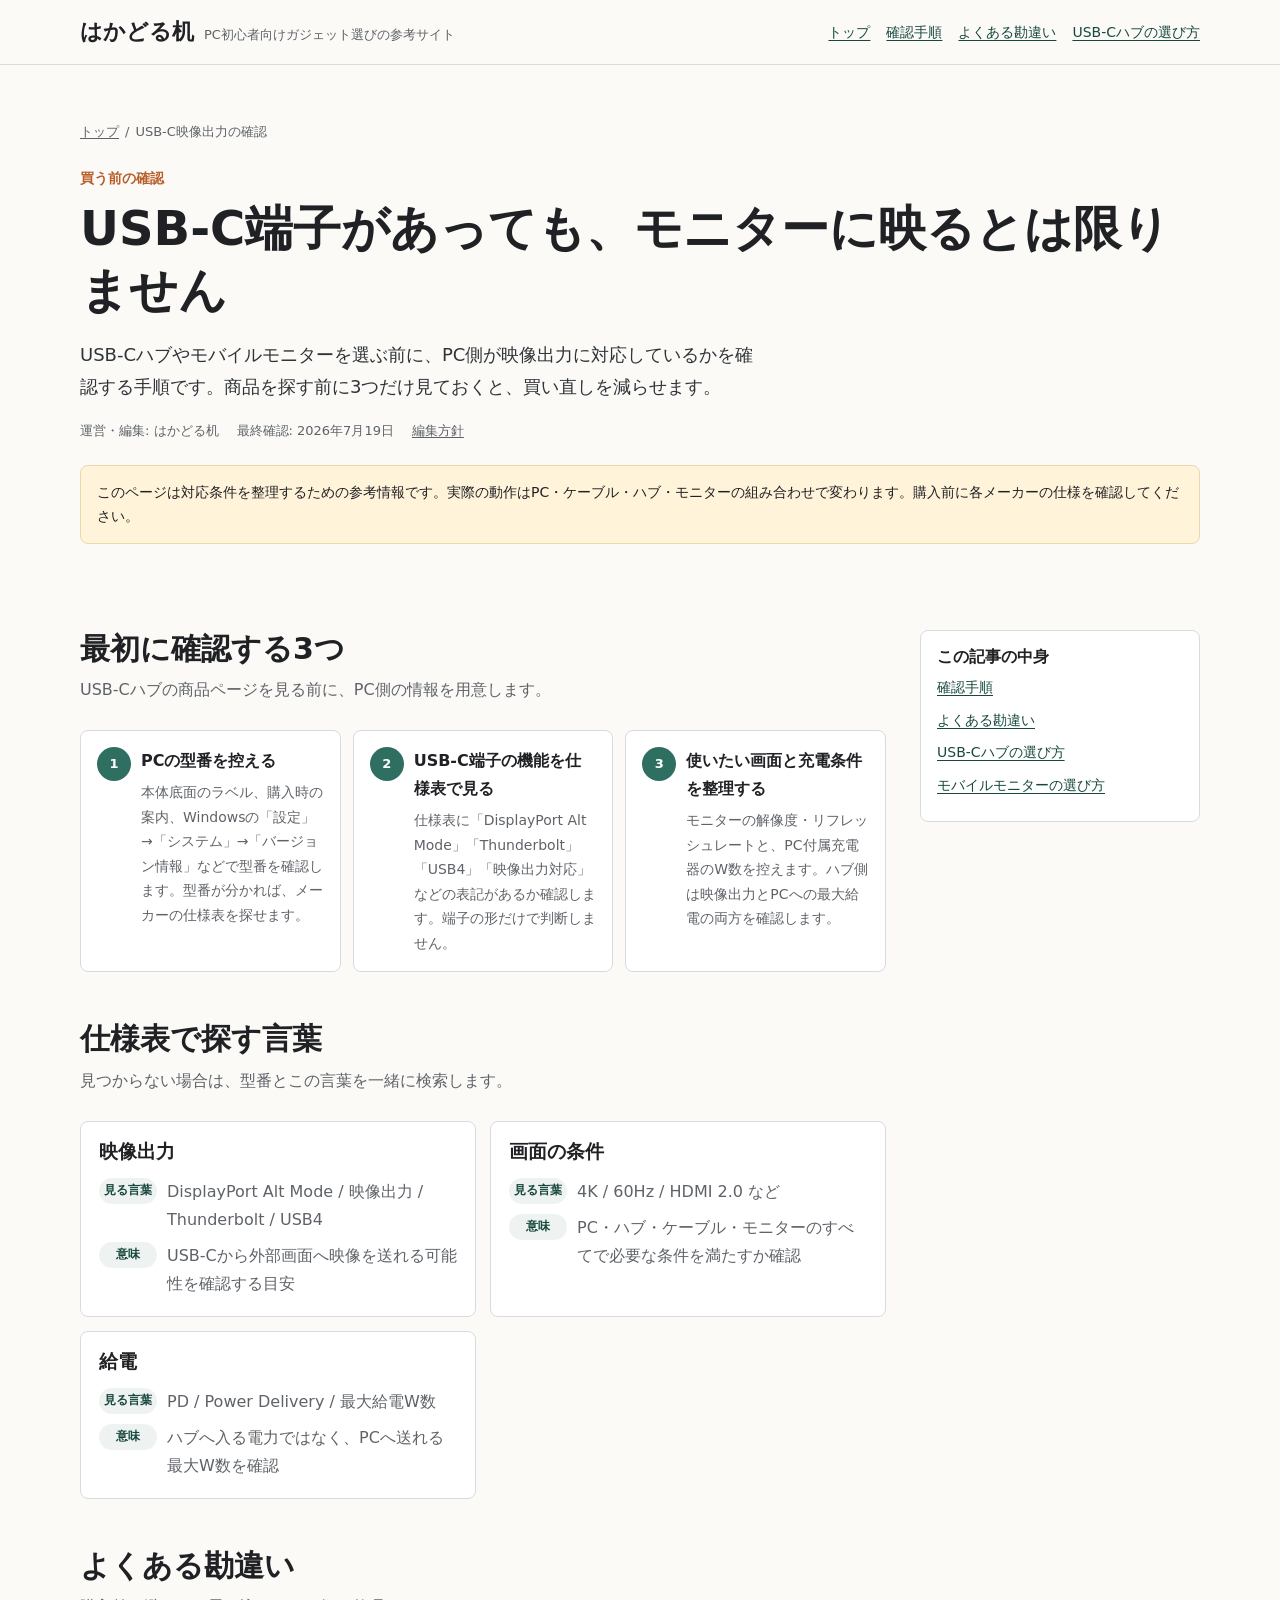
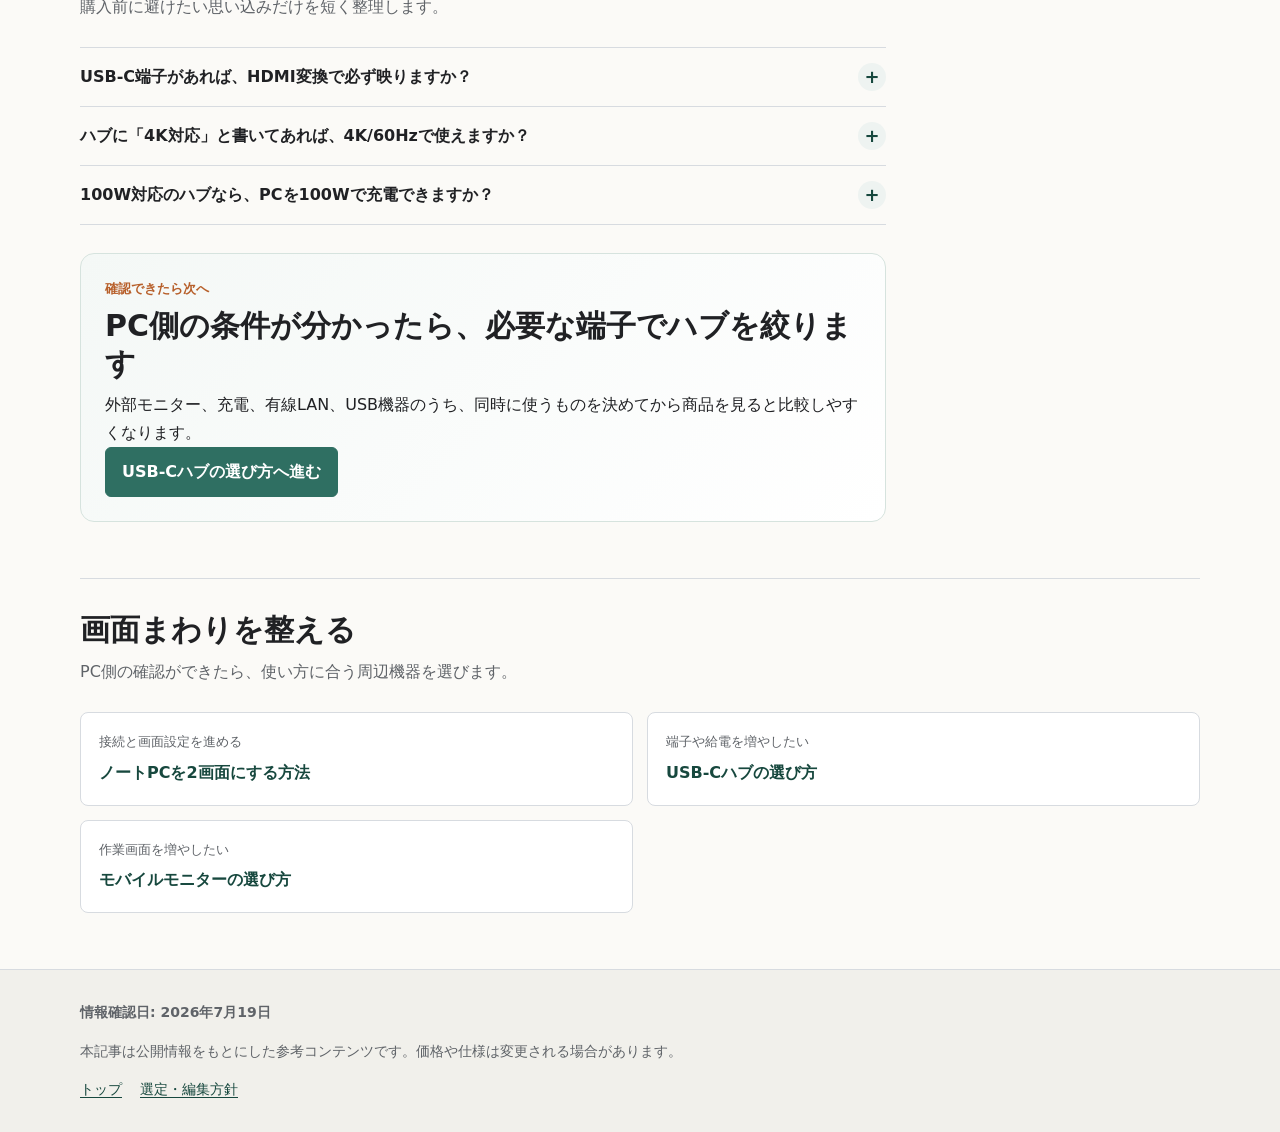
<file: usb-c-display-output.html>
<!doctype html>
<html lang="ja">
<head>
  <meta charset="utf-8">
  <meta name="viewport" content="width=device-width, initial-scale=1">
  <title>USB-Cでモニターに映るか確認する方法｜買う前に見る3つの項目</title>
  <meta name="description" content="USB-C端子があるノートPCで外部モニターに映像を出せるか、ハブを買う前に確認する手順をPC初心者向けに整理します。">
  <link rel="canonical" href="https://0128kad-commits.github.io/PC-Support/usb-c-display-output.html">
  <meta property="og:locale" content="ja_JP">
  <meta property="og:type" content="article">
  <meta property="og:site_name" content="はかどる机">
  <meta property="og:title" content="USB-Cでモニターに映るか確認する方法｜買う前に見る3つの項目">
  <meta property="og:description" content="USB-Cハブやモバイルモニターを買う前に、PC側の映像出力対応を確認する手順です。">
  <meta property="og:url" content="https://0128kad-commits.github.io/PC-Support/usb-c-display-output.html">
  <meta name="twitter:card" content="summary">
  <script type="application/ld+json">{"@context":"https://schema.org","@graph":[{"@type":"Article","headline":"USB-Cでモニターに映るか確認する方法｜買う前に見る3つの項目","description":"USB-C端子があるノートPCで外部モニターに映像を出せるか、ハブを買う前に確認する手順をPC初心者向けに整理します。","dateModified":"2026-07-19","inLanguage":"ja","mainEntityOfPage":"https://0128kad-commits.github.io/PC-Support/usb-c-display-output.html","author":{"@type":"Organization","name":"はかどる机","url":"https://0128kad-commits.github.io/PC-Support/"},"publisher":{"@type":"Organization","name":"はかどる机"}},{"@type":"BreadcrumbList","itemListElement":[{"@type":"ListItem","position":1,"name":"トップ","item":"https://0128kad-commits.github.io/PC-Support/"},{"@type":"ListItem","position":2,"name":"USB-C映像出力の確認","item":"https://0128kad-commits.github.io/PC-Support/usb-c-display-output.html"}]}]}</script>
  <link rel="stylesheet" href="styles.css?v=20260719-2">
</head>
<body>
  <a class="skip-link" href="#main-content">本文へ移動</a>
  <header class="site-header">
    <div class="header-inner">
      <a class="brand" href="index.html">
        <span class="brand-mark">はかどる机</span>
        <span class="brand-note">PC初心者向けガジェット選びの参考サイト</span>
      </a>
      <nav class="nav" aria-label="主要ナビゲーション">
        <a href="index.html">トップ</a>
        <a href="#check">確認手順</a>
        <a href="#mistakes">よくある勘違い</a>
        <a href="usb-c-hub.html">USB-Cハブの選び方</a>
      </nav>
    </div>
  </header>

  <main id="main-content">
    <section class="section policy-hero">
      <nav class="breadcrumbs" aria-label="パンくずリスト">
        <a href="index.html">トップ</a><span aria-hidden="true">/</span><span>USB-C映像出力の確認</span>
      </nav>
      <p class="eyebrow">買う前の確認</p>
      <h1>USB-C端子があっても、モニターに映るとは限りません</h1>
      <p class="lead">USB-Cハブやモバイルモニターを選ぶ前に、PC側が映像出力に対応しているかを確認する手順です。商品を探す前に3つだけ見ておくと、買い直しを減らせます。</p>
      <div class="article-meta"><span>運営・編集: はかどる机</span><span>最終確認: 2026年7月19日</span><a href="editorial-policy.html">編集方針</a></div>
      <p class="notice">このページは対応条件を整理するための参考情報です。実際の動作はPC・ケーブル・ハブ・モニターの組み合わせで変わります。購入前に各メーカーの仕様を確認してください。</p>
    </section>

    <section class="section compact" id="check">
      <div class="article-layout">
        <article>
          <section>
            <div class="section-title">
              <h2>最初に確認する3つ</h2>
              <p>USB-Cハブの商品ページを見る前に、PC側の情報を用意します。</p>
            </div>
            <ol class="verification-steps">
              <li><span>1</span><div><strong>PCの型番を控える</strong><p>本体底面のラベル、購入時の案内、Windowsの「設定」→「システム」→「バージョン情報」などで型番を確認します。型番が分かれば、メーカーの仕様表を探せます。</p></div></li>
              <li><span>2</span><div><strong>USB-C端子の機能を仕様表で見る</strong><p>仕様表に「DisplayPort Alt Mode」「Thunderbolt」「USB4」「映像出力対応」などの表記があるか確認します。端子の形だけで判断しません。</p></div></li>
              <li><span>3</span><div><strong>使いたい画面と充電条件を整理する</strong><p>モニターの解像度・リフレッシュレートと、PC付属充電器のW数を控えます。ハブ側は映像出力とPCへの最大給電の両方を確認します。</p></div></li>
            </ol>
          </section>

          <section class="content-block">
            <div class="section-title">
              <h2>仕様表で探す言葉</h2>
              <p>見つからない場合は、型番とこの言葉を一緒に検索します。</p>
            </div>
            <div class="criteria-grid">
              <article class="criteria-card"><h3>映像出力</h3><dl class="signal-list"><div><dt>見る言葉</dt><dd>DisplayPort Alt Mode / 映像出力 / Thunderbolt / USB4</dd></div><div><dt>意味</dt><dd>USB-Cから外部画面へ映像を送れる可能性を確認する目安</dd></div></dl></article>
              <article class="criteria-card"><h3>画面の条件</h3><dl class="signal-list"><div><dt>見る言葉</dt><dd>4K / 60Hz / HDMI 2.0 など</dd></div><div><dt>意味</dt><dd>PC・ハブ・ケーブル・モニターのすべてで必要な条件を満たすか確認</dd></div></dl></article>
              <article class="criteria-card"><h3>給電</h3><dl class="signal-list"><div><dt>見る言葉</dt><dd>PD / Power Delivery / 最大給電W数</dd></div><div><dt>意味</dt><dd>ハブへ入る電力ではなく、PCへ送れる最大W数を確認</dd></div></dl></article>
            </div>
          </section>

          <section class="content-block" id="mistakes">
            <div class="section-title"><h2>よくある勘違い</h2><p>購入前に避けたい思い込みだけを短く整理します。</p></div>
            <div class="faq-list">
              <details><summary>USB-C端子があれば、HDMI変換で必ず映りますか？</summary><p>必ずしも映りません。PC側のUSB-C端子が映像出力に対応している必要があります。端子の形ではなく、型番ごとの仕様表を確認してください。</p></details>
              <details><summary>ハブに「4K対応」と書いてあれば、4K/60Hzで使えますか？</summary><p>PC、ハブ、ケーブル、モニターがそれぞれ4K/60Hzなど必要な条件に対応している必要があります。どれか一つでも条件が足りないと、表示できる解像度や更新頻度が下がる場合があります。</p></details>
              <details><summary>100W対応のハブなら、PCを100Wで充電できますか？</summary><p>充電器・ケーブル・ハブ・PCの対応範囲で決まります。商品ページの「最大100W入力」と「PCへの最大給電」を分けて確認します。</p></details>
            </div>
          </section>

          <section class="preflight-card" aria-labelledby="next-title">
            <p class="section-kicker">確認できたら次へ</p>
            <h2 id="next-title">PC側の条件が分かったら、必要な端子でハブを絞ります</h2>
            <p>外部モニター、充電、有線LAN、USB機器のうち、同時に使うものを決めてから商品を見ると比較しやすくなります。</p>
            <a class="button" href="usb-c-hub.html">USB-Cハブの選び方へ進む</a>
          </section>
        </article>

        <aside class="toc" aria-label="記事内ナビゲーション">
          <h2>この記事の中身</h2>
          <a href="#check">確認手順</a>
          <a href="#mistakes">よくある勘違い</a>
          <a href="usb-c-hub.html">USB-Cハブの選び方</a>
          <a href="mobile-monitor.html">モバイルモニターの選び方</a>
        </aside>
      </div>
    </section>

    <section class="section compact related-section" aria-labelledby="related-guides">
      <div class="section-title">
        <h2 id="related-guides">画面まわりを整える</h2>
        <p>PC側の確認ができたら、使い方に合う周辺機器を選びます。</p>
      </div>
      <div class="related-grid">
        <a class="related-link" href="laptop-dual-monitor.html"><span>接続と画面設定を進める</span><strong>ノートPCを2画面にする方法</strong></a>
        <a class="related-link" href="usb-c-hub.html"><span>端子や給電を増やしたい</span><strong>USB-Cハブの選び方</strong></a>
        <a class="related-link" href="mobile-monitor.html"><span>作業画面を増やしたい</span><strong>モバイルモニターの選び方</strong></a>
      </div>
    </section>
  </main>

  <footer class="site-footer">
    <div class="footer-inner">
      <strong>情報確認日: 2026年7月19日</strong>
      <p>本記事は公開情報をもとにした参考コンテンツです。価格や仕様は変更される場合があります。</p>
      <div class="footer-links"><a href="index.html">トップ</a><a href="editorial-policy.html">選定・編集方針</a></div>
    </div>
  </footer>
</body>
</html>
</file>
<file: styles.css>
:root {
  color-scheme: light;
  --ink: #202124;
  --muted: #5f6368;
  --line: #d7dbe0;
  --paper: #fbfaf7;
  --surface: #ffffff;
  --soft: #eef3f1;
  --accent: #2f6f62;
  --accent-strong: #17483e;
  --warm: #b75f2a;
  --warn: #fff3da;
  --shadow: 0 14px 40px rgba(26, 32, 36, 0.08);
  font-family: "Yu Gothic", "Hiragino Kaku Gothic ProN", Meiryo, system-ui, sans-serif;
}

* {
  box-sizing: border-box;
}

body {
  margin: 0;
  background: var(--paper);
  color: var(--ink);
  line-height: 1.75;
}

p,
li,
dd,
h1,
h2,
h3 {
  overflow-wrap: anywhere;
}

section[id] {
  scroll-margin-top: 96px;
}

.skip-link {
  position: fixed;
  top: 8px;
  left: 8px;
  z-index: 100;
  padding: 10px 14px;
  border-radius: 6px;
  background: var(--accent-strong);
  color: #fff;
  font-weight: 700;
  transform: translateY(-160%);
}

.skip-link:focus {
  transform: translateY(0);
}

a {
  color: var(--accent-strong);
  text-decoration-thickness: 0.08em;
  text-underline-offset: 0.18em;
}

a:focus-visible,
button:focus-visible,
input:focus-visible {
  outline: 3px solid rgba(183, 95, 42, 0.42);
  outline-offset: 3px;
}

.site-header {
  border-bottom: 1px solid var(--line);
  background: rgba(251, 250, 247, 0.94);
  position: sticky;
  top: 0;
  z-index: 10;
  backdrop-filter: blur(12px);
}

.header-inner,
.section,
.hero-inner,
.footer-inner {
  width: min(1120px, calc(100% - 32px));
  margin: 0 auto;
}

.header-inner {
  min-height: 64px;
  display: flex;
  align-items: center;
  justify-content: space-between;
  gap: 20px;
}

.brand {
  display: inline-flex;
  align-items: baseline;
  gap: 10px;
  text-decoration: none;
  color: var(--ink);
}

.brand-mark {
  font-weight: 800;
  font-size: 22px;
  letter-spacing: 0;
}

.brand-note {
  color: var(--muted);
  font-size: 13px;
}

.nav {
  display: flex;
  gap: 16px;
  flex-wrap: wrap;
  justify-content: flex-end;
  font-size: 14px;
}

.nav a {
  white-space: nowrap;
}

.hero {
  border-bottom: 1px solid var(--line);
  background:
    radial-gradient(circle at 82% 28%, rgba(47, 111, 98, 0.18), transparent 28%),
    radial-gradient(circle at 70% 74%, rgba(183, 95, 42, 0.12), transparent 24%),
    linear-gradient(135deg, #fbfaf7 0%, #f0f5f2 100%);
}

.hero-inner {
  min-height: 520px;
  padding: 82px 0 54px;
  display: grid;
  grid-template-columns: minmax(0, 1.1fr) minmax(300px, 0.9fr);
  gap: 42px;
  align-items: end;
}

.eyebrow {
  color: var(--warm);
  font-weight: 700;
  font-size: 14px;
  margin: 0 0 8px;
}

h1,
h2,
h3 {
  line-height: 1.28;
  letter-spacing: 0;
}

h1 {
  margin: 0;
  font-size: 48px;
}

.hero h1 {
  font-size: 72px;
}

.lead {
  font-size: 18px;
  max-width: 690px;
  color: #303438;
}

.article-meta {
  display: flex;
  flex-wrap: wrap;
  gap: 6px 18px;
  margin: 14px 0 22px;
  color: var(--muted);
  font-size: 13px;
}

.article-meta a {
  color: inherit;
}

.key-answer {
  max-width: 820px;
  margin: 24px 0;
  padding: 18px 20px;
  border-left: 4px solid var(--accent);
  border-radius: 0 8px 8px 0;
  background: var(--soft);
}

.key-answer strong {
  display: block;
  margin-bottom: 6px;
  font-size: 18px;
}

.key-answer p:last-child {
  margin-bottom: 0;
}

.start-here,
.preflight-card {
  border: 1px solid #d6e3de;
  border-radius: 14px;
  background: linear-gradient(135deg, #f4f8f6, #ffffff);
}

.start-here {
  display: flex;
  align-items: center;
  justify-content: space-between;
  gap: 28px;
  padding: 30px;
}

.start-here-copy {
  max-width: 760px;
}

.start-here h2,
.preflight-card h2 {
  margin: 0 0 8px;
  font-size: clamp(22px, 3vw, 30px);
}

.start-here p,
.preflight-card p {
  margin: 0;
}

.preflight-card {
  margin: 28px 0 0;
  padding: 24px;
}

.text-link {
  display: inline-block;
  margin-top: 14px;
  font-weight: 700;
}

.quick-scan {
  display: grid;
  grid-template-columns: repeat(3, minmax(0, 1fr));
  gap: 12px;
  max-width: 860px;
  margin: 28px 0 18px;
}

.scan-item {
  display: grid;
  grid-template-columns: auto 1fr;
  gap: 2px 10px;
  align-items: center;
  min-height: 86px;
  padding: 16px;
  border: 1px solid var(--line);
  border-radius: 8px;
  background: var(--surface);
  box-shadow: 0 8px 22px rgba(26, 32, 36, 0.04);
}

.scan-item span {
  grid-row: span 2;
  display: inline-flex;
  align-items: center;
  justify-content: center;
  width: 42px;
  height: 42px;
  border-radius: 999px;
  background: var(--accent);
  color: #fff;
  font-size: 13px;
  font-weight: 800;
}

.scan-item strong {
  font-size: 22px;
  line-height: 1.2;
}

.scan-item em {
  color: var(--muted);
  font-size: 14px;
  font-style: normal;
}

.hero-actions,
.actions {
  display: flex;
  gap: 12px;
  flex-wrap: wrap;
  align-items: center;
  margin-top: 28px;
}

.button {
  display: inline-flex;
  align-items: center;
  justify-content: center;
  min-height: 44px;
  padding: 10px 16px;
  border-radius: 6px;
  border: 1px solid var(--accent);
  background: var(--accent);
  color: #fff;
  text-decoration: none;
  font-weight: 700;
  text-align: center;
}

.button.secondary {
  background: transparent;
  color: var(--accent-strong);
}

.notice {
  padding: 14px 16px;
  border: 1px solid #ead7ad;
  background: var(--warn);
  border-radius: 8px;
  font-size: 14px;
}

.hero-panel {
  background: rgba(255,255,255,0.92);
  border: 1px solid var(--line);
  border-radius: 8px;
  padding: 22px;
  box-shadow: var(--shadow);
}

.hero-panel h2 {
  margin-top: 0;
}

.hero-signals {
  display: grid;
  grid-template-columns: auto minmax(0, 1fr);
  gap: 10px 12px;
  align-items: center;
}

.hero-signals span {
  display: inline-flex;
  align-items: center;
  justify-content: center;
  min-width: 48px;
  min-height: 28px;
  border-radius: 999px;
  background: var(--soft);
  color: var(--accent-strong);
  font-size: 13px;
  font-weight: 700;
}

.hero-signals strong {
  font-size: 16px;
}

.check-list {
  padding-left: 1.2em;
  margin: 0;
}

.check-list li {
  margin: 8px 0;
}

.section {
  padding: 56px 0;
}

.section.compact {
  padding-top: 32px;
}

.section-title {
  max-width: 760px;
  margin: 0 0 26px;
}

.section-title h2 {
  margin: 0 0 8px;
  font-size: 30px;
}

.section-title p {
  margin: 0;
  color: var(--muted);
}

.section-kicker {
  color: var(--warm) !important;
  font-size: 13px;
  font-weight: 800;
  margin-bottom: 6px !important;
}

.grid {
  display: grid;
  grid-template-columns: repeat(3, minmax(0, 1fr));
  gap: 18px;
}

.needs-grid {
  display: grid;
  grid-template-columns: repeat(3, minmax(0, 1fr));
  gap: 14px;
}

.need-link {
  display: grid;
  gap: 5px;
  min-height: 142px;
  padding: 18px;
  border: 1px solid var(--line);
  border-radius: 8px;
  background: var(--surface);
  color: var(--ink);
  text-decoration: none;
  box-shadow: 0 8px 22px rgba(26, 32, 36, 0.04);
  transition: border-color 0.18s ease, transform 0.18s ease, box-shadow 0.18s ease;
}

.need-link:hover {
  border-color: var(--accent);
  transform: translateY(-2px);
  box-shadow: var(--shadow);
}

.need-link span {
  color: var(--warm);
  font-size: 13px;
  font-weight: 800;
}

.need-link strong {
  font-size: 18px;
}

.need-link small {
  align-self: end;
  color: var(--muted);
  font-size: 13px;
}

.card {
  background: var(--surface);
  border: 1px solid var(--line);
  border-radius: 8px;
  padding: 20px;
  box-shadow: 0 8px 22px rgba(26, 32, 36, 0.04);
}

.card h3 {
  margin: 0 0 8px;
  font-size: 20px;
}

.card p {
  color: var(--muted);
}

.card a {
  font-weight: 700;
}

.policy-band {
  border-top: 1px solid var(--line);
  background: #f1f4f3;
}

.policy-grid {
  display: grid;
  grid-template-columns: repeat(3, minmax(0, 1fr));
  gap: 22px;
}

.policy-grid article {
  border-left: 3px solid var(--accent);
  padding-left: 16px;
}

.policy-grid strong {
  font-size: 17px;
}

.policy-grid p,
.policy-date {
  color: var(--muted);
  margin: 6px 0 0;
}

.policy-detail-link {
  display: inline-flex;
  margin-top: 16px;
  font-weight: 700;
}

.policy-hero {
  padding-bottom: 40px;
}

.policy-document {
  max-width: 820px;
}

.policy-document > section {
  border-bottom: 1px solid var(--line);
  padding: 0 0 34px;
  margin: 0 0 34px;
}

.policy-document h2 {
  margin: 0 0 12px;
  font-size: 28px;
}

.policy-document p {
  color: var(--muted);
}

.policy-facts {
  display: grid;
  gap: 10px;
  margin: 18px 0;
}

.policy-facts div {
  display: grid;
  grid-template-columns: 150px minmax(0, 1fr);
  gap: 16px;
  border: 1px solid var(--line);
  border-radius: 8px;
  background: var(--surface);
  padding: 14px;
}

.policy-facts dt {
  font-weight: 700;
}

.policy-facts dd {
  margin: 0;
  color: var(--muted);
}

.policy-updated {
  color: var(--ink) !important;
}

.source-list {
  display: grid;
  gap: 10px;
  padding-left: 1.2em;
}

.source-list li {
  padding-left: 4px;
}

.source-list small {
  display: block;
  color: var(--muted);
}

.not-found {
  min-height: calc(100vh - 150px);
  display: grid;
  align-items: center;
}

.policy-date {
  border-top: 1px solid var(--line);
  margin-top: 28px;
  padding-top: 14px;
  font-size: 13px;
}

.decision-grid {
  display: grid;
  grid-template-columns: repeat(3, minmax(0, 1fr));
  gap: 14px;
}

.decision-card {
  background: var(--surface);
  border: 1px solid var(--line);
  border-radius: 8px;
  padding: 18px;
}

.decision-card.primary {
  border-color: var(--accent);
  box-shadow: var(--shadow);
}

.decision-card .label {
  display: inline-flex;
  align-items: center;
  min-height: 24px;
  padding: 2px 8px;
  border-radius: 999px;
  background: var(--soft);
  color: var(--accent-strong);
  font-size: 12px;
  font-weight: 700;
}

.decision-card h3 {
  margin: 10px 0 6px;
}

.decision-card p {
  color: var(--muted);
  margin-bottom: 14px;
}

.mini-check {
  display: grid;
  grid-template-columns: repeat(3, minmax(0, 1fr));
  gap: 10px;
  margin: 18px 0 0;
}

.mini-check span {
  background: #f7f8f6;
  border: 1px solid var(--line);
  border-radius: 8px;
  padding: 10px;
  font-size: 14px;
}

.criteria-grid,
.recommendation-grid,
.guide-grid {
  display: grid;
  grid-template-columns: repeat(2, minmax(0, 1fr));
  gap: 14px;
}

.guide-grid {
  grid-template-columns: repeat(3, minmax(0, 1fr));
}

.criteria-card,
.recommendation-card,
.guide-card {
  background: var(--surface);
  border: 1px solid var(--line);
  border-radius: 8px;
  padding: 18px;
}

.criteria-card h3,
.recommendation-card h3,
.guide-card h3 {
  margin: 0 0 8px;
}

.criteria-card p,
.recommendation-card p,
.guide-card p {
  margin: 0 0 14px;
  color: var(--muted);
}

.guide-card .label {
  display: inline-flex;
  align-items: center;
  justify-content: center;
  width: 28px;
  height: 28px;
  border-radius: 999px;
  background: var(--soft);
  color: var(--accent-strong);
  font-weight: 700;
  margin-bottom: 10px;
}

.signal-list {
  display: grid;
  gap: 8px;
  margin: 14px 0 0;
}

.signal-list div {
  display: grid;
  grid-template-columns: 58px minmax(0, 1fr);
  gap: 10px;
  align-items: start;
}

.signal-list dt {
  display: inline-flex;
  align-items: center;
  justify-content: center;
  min-height: 26px;
  border-radius: 999px;
  background: var(--soft);
  color: var(--accent-strong);
  font-size: 12px;
  font-weight: 700;
}

.signal-list dd {
  margin: 0;
  color: var(--muted);
}

.beginner-note,
.common-mistakes,
.purchase-check {
  background: #f7f8f6;
  border: 1px solid var(--line);
  border-radius: 8px;
  margin: 0 0 16px;
  padding: 16px;
}

.beginner-note strong,
.common-mistakes h3,
.purchase-check h3 {
  display: block;
  margin: 0 0 8px;
}

.beginner-note p {
  color: var(--muted);
  margin: 0;
}

.common-mistakes {
  margin-top: 16px;
}

.purchase-check {
  background: #fffaf0;
  border-color: #ead7ad;
  margin-top: 16px;
}

.content-block {
  padding-top: 48px;
}

.verification-steps {
  display: grid;
  grid-template-columns: repeat(3, minmax(0, 1fr));
  gap: 12px;
  margin: 0;
  padding: 0;
  list-style: none;
}

.verification-steps li {
  display: grid;
  grid-template-columns: 34px minmax(0, 1fr);
  gap: 10px;
  align-items: start;
  border: 1px solid var(--line);
  border-radius: 8px;
  background: var(--surface);
  padding: 16px;
}

.verification-steps li > span {
  display: inline-flex;
  align-items: center;
  justify-content: center;
  width: 34px;
  height: 34px;
  border-radius: 999px;
  background: var(--accent);
  color: #fff;
  font-size: 13px;
  font-weight: 800;
}

.verification-steps strong {
  display: block;
  margin-bottom: 5px;
}

.verification-steps p {
  margin: 0;
  color: var(--muted);
  font-size: 14px;
}

.faq-list {
  border-top: 1px solid var(--line);
}

.faq-list details {
  border-bottom: 1px solid var(--line);
  background: transparent;
}

.faq-list summary {
  display: grid;
  grid-template-columns: minmax(0, 1fr) 28px;
  gap: 14px;
  align-items: center;
  min-height: 58px;
  padding: 12px 0;
  cursor: pointer;
  font-weight: 700;
  list-style: none;
}

.faq-list summary::-webkit-details-marker {
  display: none;
}

.faq-list summary::after {
  content: "+";
  display: inline-flex;
  align-items: center;
  justify-content: center;
  width: 28px;
  height: 28px;
  border-radius: 999px;
  background: var(--soft);
  color: var(--accent-strong);
  font-size: 18px;
  line-height: 1;
}

.faq-list details[open] summary::after {
  content: "−";
}

.faq-list details p {
  max-width: 720px;
  margin: -2px 42px 16px 0;
  color: var(--muted);
}

.check-grid {
  display: grid;
  grid-template-columns: repeat(2, minmax(0, 1fr));
  gap: 12px;
}

.check-grid div {
  background: rgba(255, 255, 255, 0.72);
  border: 1px solid #ead7ad;
  border-radius: 8px;
  padding: 12px;
}

.check-grid strong {
  display: block;
  margin-bottom: 4px;
}

.check-grid p {
  color: var(--muted);
  margin: 0;
}

.recommendation-card {
  transition: border-color 0.18s ease, box-shadow 0.18s ease, transform 0.18s ease;
}

.recommendation-card.recommended {
  border-color: var(--accent);
  box-shadow: var(--shadow);
  transform: translateY(-2px);
}

.recommendation-card .label {
  display: inline-flex;
  align-items: center;
  min-height: 24px;
  padding: 2px 8px;
  border-radius: 999px;
  background: var(--soft);
  color: var(--accent-strong);
  font-size: 12px;
  font-weight: 700;
  margin-bottom: 10px;
}

.point-list {
  margin: 0 0 16px;
  padding-left: 1.2em;
  color: var(--muted);
  font-size: 14px;
}

.card-summary {
  color: var(--ink);
  font-size: 16px;
  font-weight: 700;
}

.affiliate-creative {
  margin-top: 16px;
  overflow: hidden;
  border: 1px solid var(--line);
  border-radius: 8px;
  background: var(--surface);
  font-size: 14px;
}

.affiliate-product {
  display: grid;
  grid-template-columns: 112px minmax(0, 1fr);
  gap: 12px;
  align-items: center;
  padding: 12px;
  color: var(--ink);
  text-decoration: none;
}

.affiliate-image {
  display: flex;
  align-items: center;
  justify-content: center;
  width: 112px;
  aspect-ratio: 1;
  border: 1px solid var(--line);
  border-radius: 8px;
  background: #fff;
  overflow: hidden;
}

.affiliate-image img {
  display: block;
  width: 100%;
  height: 100%;
  object-fit: contain;
}

.affiliate-copy {
  display: grid;
  gap: 7px;
  min-width: 0;
}

.affiliate-copy strong {
  display: -webkit-box;
  overflow: hidden;
  color: var(--accent-strong);
  font-size: 14px;
  line-height: 1.5;
  -webkit-line-clamp: 3;
  -webkit-box-orient: vertical;
}

.affiliate-price {
  color: var(--muted);
  font-size: 13px;
}

.affiliate-cta {
  display: inline-flex;
  align-items: center;
  justify-content: center;
  width: fit-content;
  min-height: 34px;
  padding: 6px 14px;
  border-radius: 999px;
  background: var(--accent);
  color: #fff;
  font-weight: 700;
  line-height: 1;
}

.point-list li {
  margin: 4px 0;
}

.tag-row {
  display: flex;
  flex-wrap: wrap;
  gap: 8px;
  margin-top: 14px;
}

.tag {
  display: inline-flex;
  align-items: center;
  min-height: 28px;
  padding: 3px 9px;
  border-radius: 999px;
  background: var(--soft);
  color: #2c514a;
  font-size: 13px;
}

.article-layout {
  display: grid;
  grid-template-columns: minmax(0, 1fr) 280px;
  gap: 34px;
  align-items: start;
}

.toc {
  position: sticky;
  top: 86px;
  background: var(--surface);
  border: 1px solid var(--line);
  border-radius: 8px;
  padding: 16px;
}

.toc h2 {
  font-size: 16px;
  margin: 0 0 8px;
}

.toc a {
  display: block;
  margin: 8px 0;
  font-size: 14px;
}

.comparison {
  width: 100%;
  border-collapse: collapse;
  background: var(--surface);
  border: 1px solid var(--line);
  border-radius: 8px;
  overflow: hidden;
}

.comparison th,
.comparison td {
  text-align: left;
  vertical-align: top;
  padding: 13px;
  border-bottom: 1px solid var(--line);
}

.comparison th {
  background: #f1f4f3;
  font-size: 14px;
}

.comparison tr:last-child td {
  border-bottom: 0;
}

.diagnosis {
  background: var(--surface);
  border: 1px solid var(--line);
  border-radius: 8px;
  padding: 20px;
}

.choice-note {
  display: flex;
  flex-wrap: wrap;
  gap: 10px;
  align-items: center;
  margin: -8px 0 14px;
}

.choice-note span {
  display: inline-flex;
  align-items: center;
  min-height: 28px;
  padding: 3px 10px;
  border-radius: 999px;
  background: var(--accent);
  color: #fff;
  font-size: 13px;
  font-weight: 700;
}

.choice-note strong {
  font-size: 16px;
}

.diagnosis fieldset {
  border: 0;
  padding: 0;
  margin: 0 0 18px;
}

.diagnosis legend {
  font-weight: 700;
  margin-bottom: 10px;
}

.option-grid {
  display: grid;
  grid-template-columns: repeat(2, minmax(0, 1fr));
  gap: 10px;
}

.option {
  display: flex;
  gap: 8px;
  align-items: flex-start;
  border: 1px solid var(--line);
  border-radius: 8px;
  padding: 10px;
  background: #fff;
  min-height: 48px;
}

.option:has(input:checked) {
  border-color: var(--accent);
  background: var(--soft);
  font-weight: 700;
}

.result-box {
  margin-top: 18px;
  padding: 16px;
  border-radius: 8px;
  background: #eef3f1;
  border: 1px solid #cadbd6;
}

.result-box p:last-child {
  margin-bottom: 0;
}

.result-progress {
  color: var(--muted);
  font-size: 14px;
}

.result-link {
  display: inline-flex;
  margin-top: 8px;
  font-weight: 700;
}

.product-type {
  border-left: 4px solid var(--accent);
}

.site-footer {
  border-top: 1px solid var(--line);
  background: #f1f0eb;
  padding: 30px 0;
  color: var(--muted);
  font-size: 14px;
}

.footer-links {
  display: flex;
  flex-wrap: wrap;
  gap: 8px 18px;
  margin-top: 12px;
}

.breadcrumbs {
  display: flex;
  flex-wrap: wrap;
  gap: 6px;
  align-items: center;
  margin-bottom: 22px;
  color: var(--muted);
  font-size: 13px;
}

.breadcrumbs a {
  color: var(--muted);
}

.related-section {
  border-top: 1px solid var(--line);
}

.related-grid {
  display: grid;
  grid-template-columns: repeat(2, minmax(0, 1fr));
  gap: 14px;
}

.related-link {
  display: grid;
  gap: 5px;
  padding: 18px;
  border: 1px solid var(--line);
  border-radius: 8px;
  background: var(--surface);
  color: var(--ink);
  text-decoration: none;
}

.related-link span {
  color: var(--muted);
  font-size: 13px;
}

.related-link strong {
  color: var(--accent-strong);
}

.related-link:hover {
  border-color: var(--accent);
}

@media (max-width: 860px) {
  h1 {
    font-size: 36px;
  }

  .hero h1 {
    font-size: 48px;
  }

  .header-inner {
    align-items: flex-start;
    flex-direction: column;
    padding: 12px 0;
  }

  .nav {
    justify-content: flex-start;
    width: 100%;
  }

  .hero-inner,
  .article-layout {
    grid-template-columns: 1fr;
  }

  .hero-inner {
    min-height: auto;
    padding-top: 56px;
  }

  .grid,
  .needs-grid,
  .verification-steps,
  .option-grid,
  .decision-grid,
  .mini-check,
  .quick-scan,
  .criteria-grid,
  .recommendation-grid,
  .guide-grid,
  .check-grid,
  .policy-grid,
  .related-grid {
    grid-template-columns: 1fr;
  }

  .nav {
    flex-wrap: wrap;
    overflow-x: visible;
    gap: 6px 14px;
    padding-bottom: 8px;
  }

  .toc {
    position: static;
  }

  .button {
    width: 100%;
  }

  .start-here {
    align-items: stretch;
    flex-direction: column;
    padding: 24px;
  }

  .affiliate-product {
    grid-template-columns: 92px minmax(0, 1fr);
  }

  .affiliate-image {
    width: 92px;
  }

  .brand-note {
    display: none;
  }

  .comparison {
    display: block;
    overflow-x: auto;
  }

  .policy-facts div {
    grid-template-columns: 1fr;
    gap: 4px;
  }
}

@media (prefers-reduced-motion: reduce) {
  *,
  *::before,
  *::after {
    scroll-behavior: auto !important;
    transition-duration: 0.01ms !important;
  }
}
</file>
